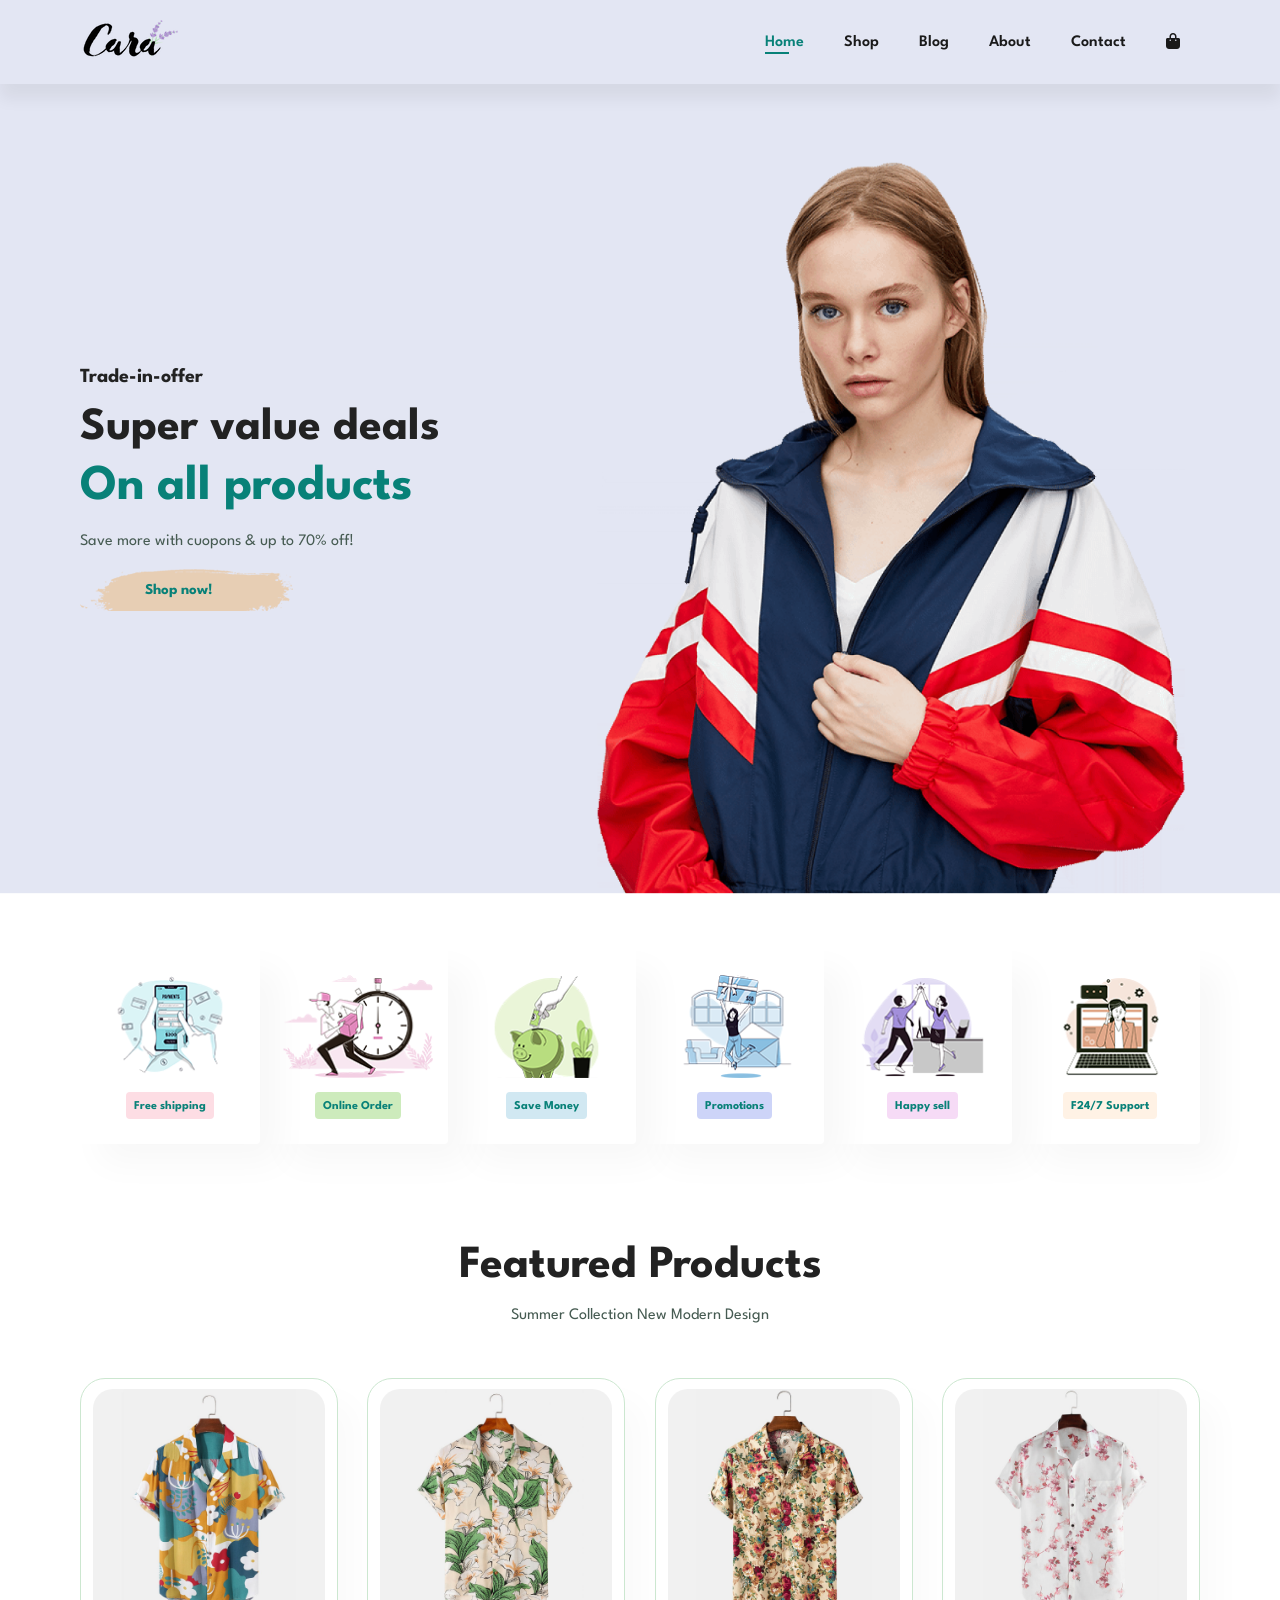
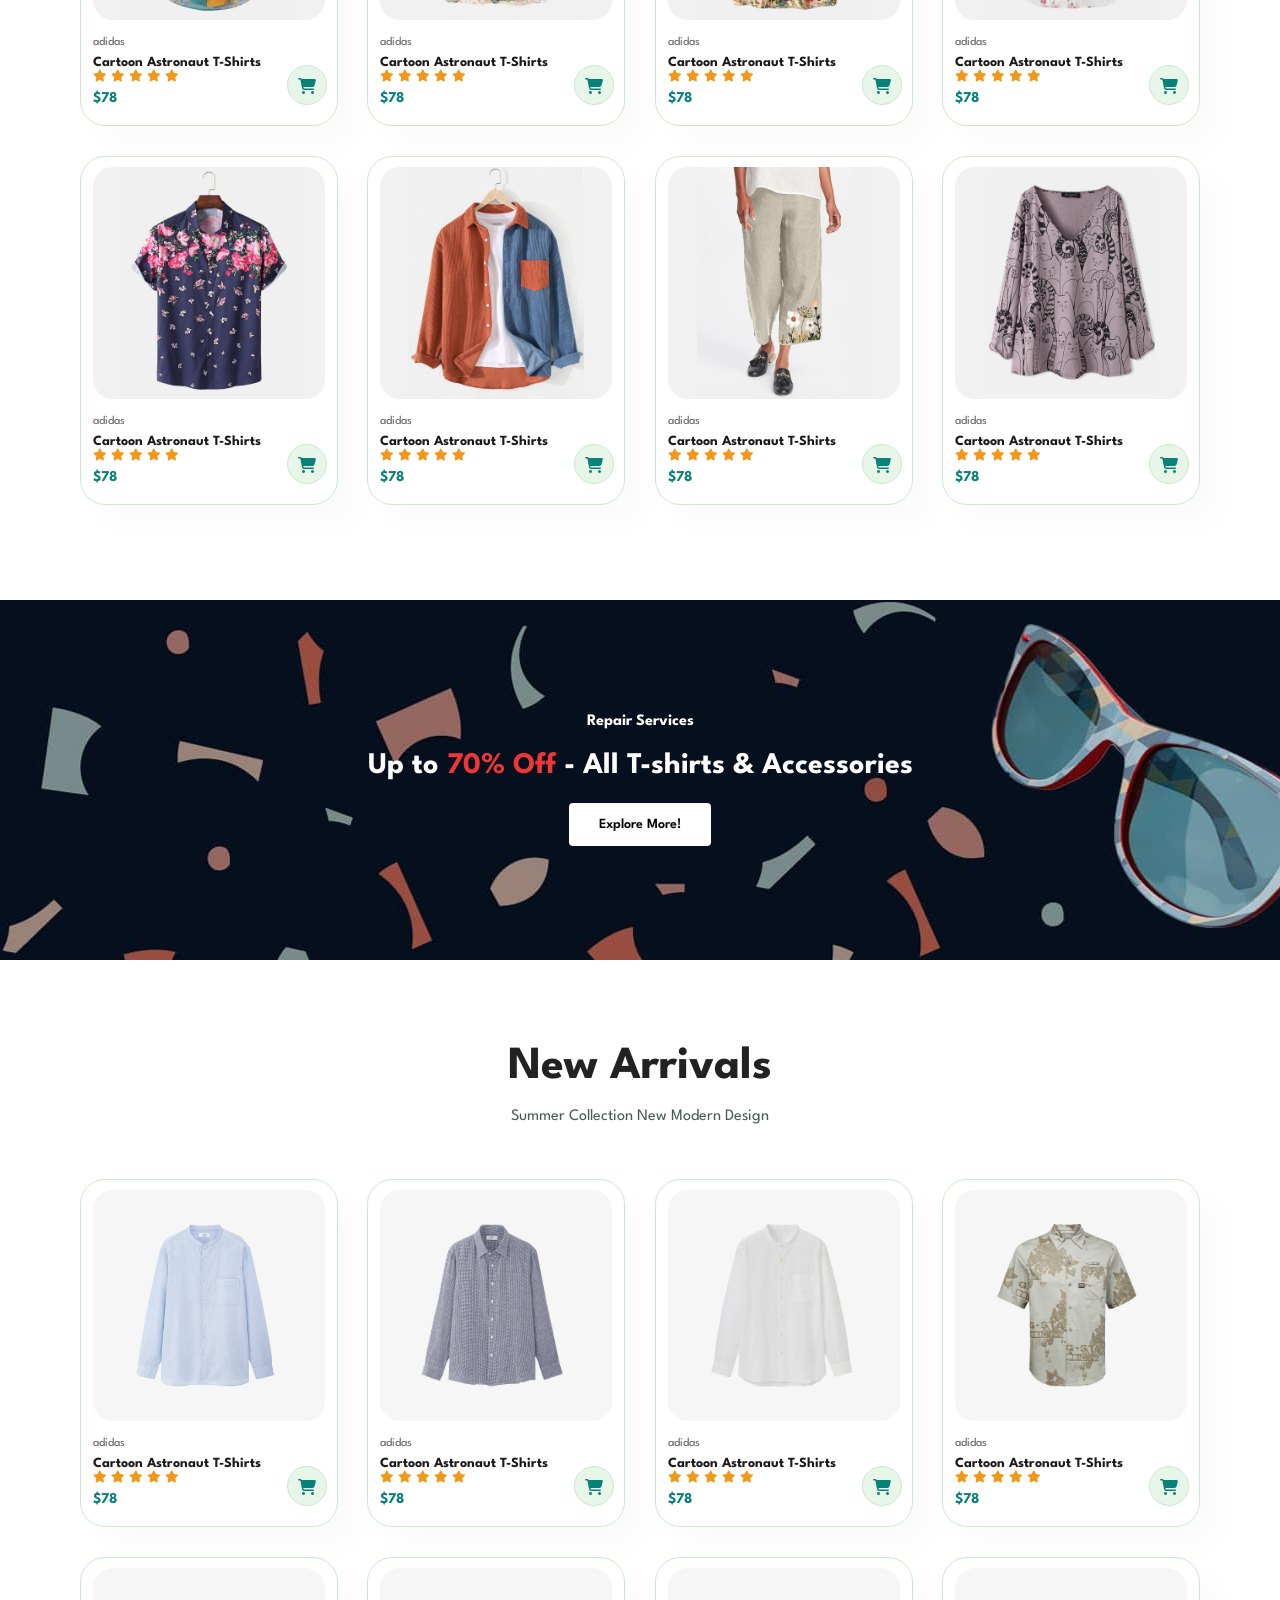
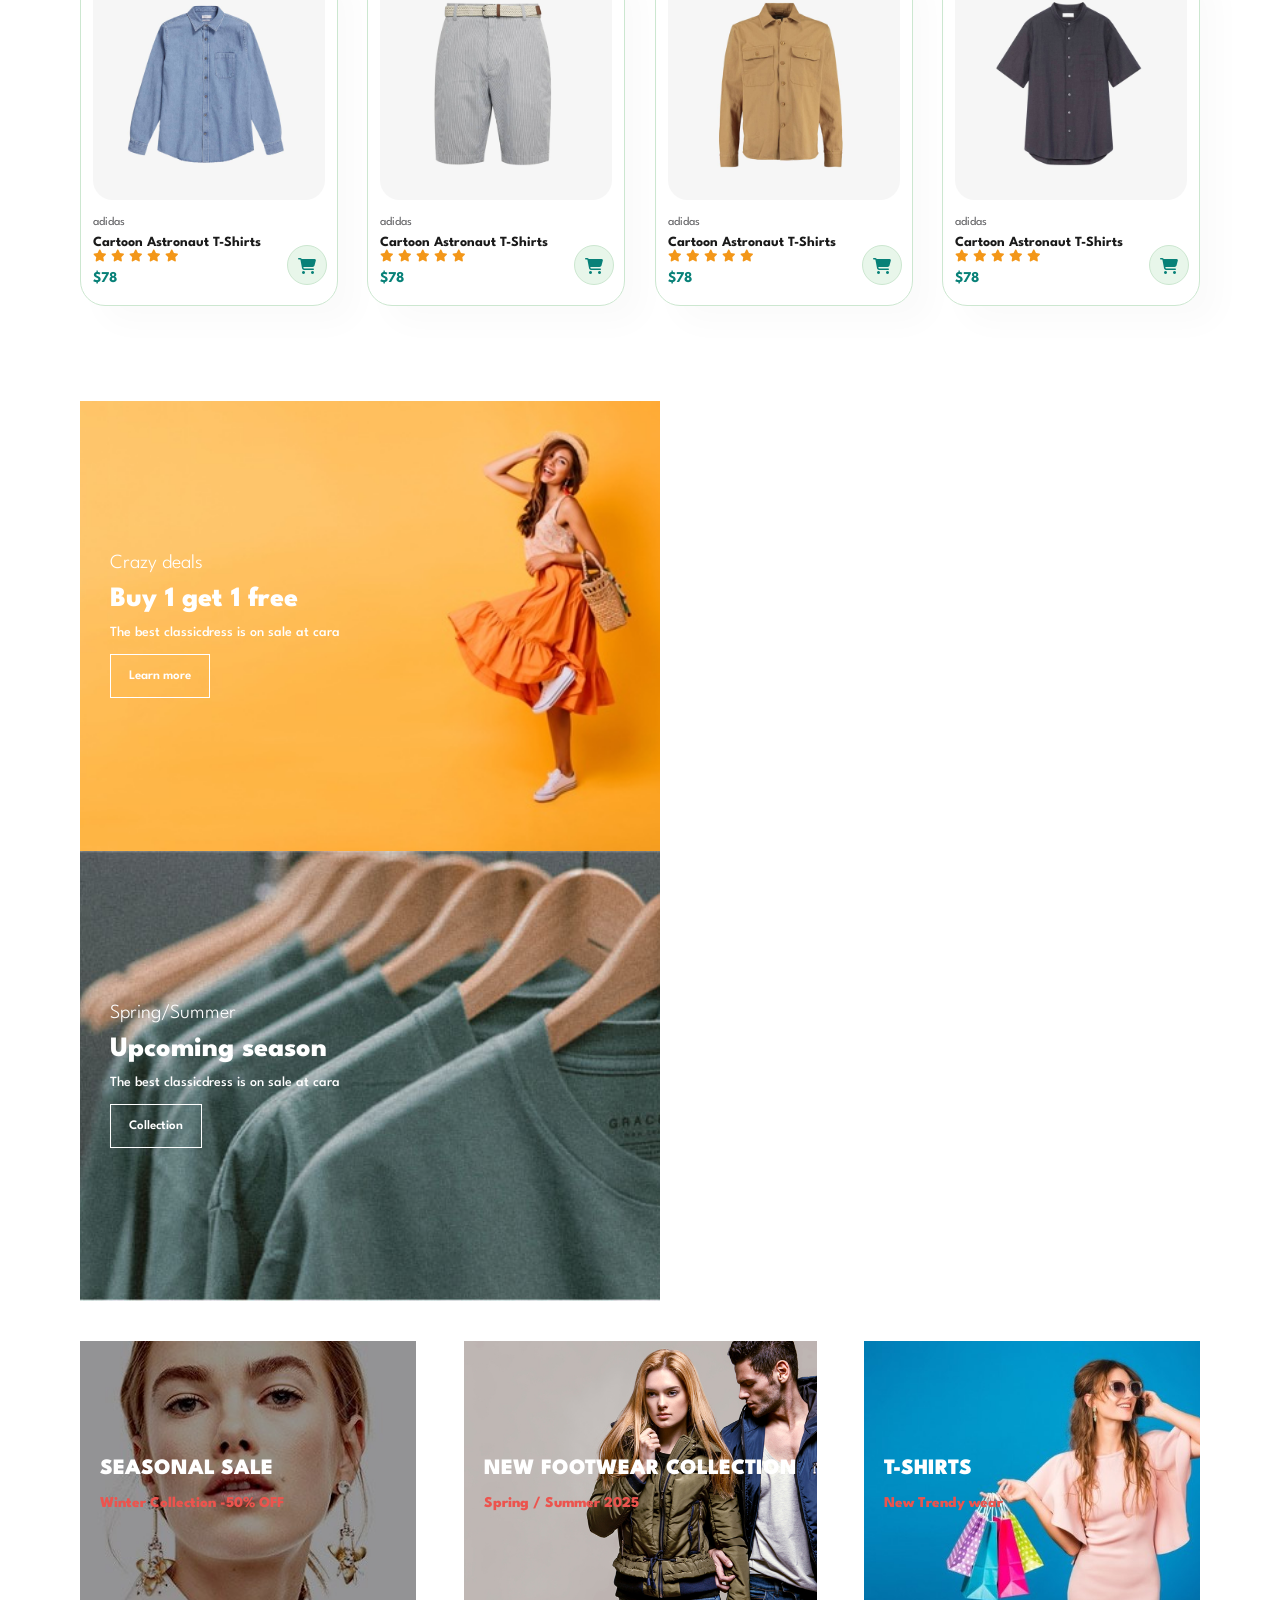
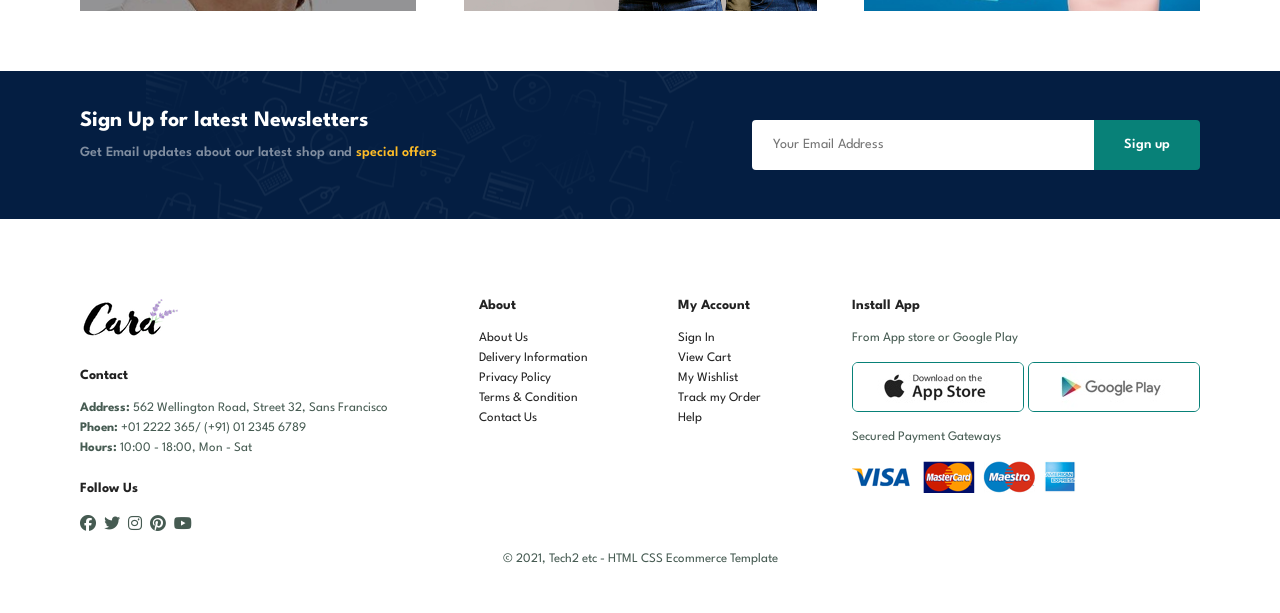
<file: index.html>
<!DOCTYPE html>
<html lang="en">
<head>
    <meta charset="UTF-8">
    <meta name="viewport" content="width=device-width, initial-scale=1.0">
    <link rel="stylesheet" href="style.css">
    <link href="https://cdnjs.cloudflare.com/ajax/libs/font-awesome/6.7.2/css/all.min.css" rel="stylesheet">
    <title>Ecommerce Website</title>
</head>
<body>
    <section id="header">
        <a href="#"><img src="img/logo.png" alt=""></a>

        <div>
            <ul id="navbar">
                <li><a class="active" href="index.html">Home</a></li>
                <li><a href="shop.html">Shop</a></li>
                <li><a href="blog.html">Blog</a></li>
                <li><a href="about.html">About</a></li>
                <li><a href="contact.html">Contact</a></li>
                <li id="lg-bag"><a href="cart.html"><i class="fa-solid fa-shopping-bag"></i></a></li>
                <a href="#" id="close"><i class="fas fa-times"></i></a>
            </ul>
        </div>

        <div id="mobile">
            <a href="cart.html"><i class="fa-solid fa-shopping-bag"></i></a>
            <i id="bar" class="fas fa-outdent"></i>
        </div>
    </section>

    <section id="hero">
        <h4>Trade-in-offer</h4>
        <h2>Super value deals</h2>
        <h1>On all products</h1>
        <p>Save more with cuopons & up to 70% off!</p>
        <button>Shop now!</button>
    </section>

    <section id="feature" class="section-p1">
        <div class="fe-box">
            <img src="img/features/f1.png" alt="">
            <h6>Free shipping</h6>
        </div>
        <div class="fe-box">
            <img src="img/features/f2.png" alt="">
            <h6>Online Order</h6>
        </div>
        <div class="fe-box">
            <img src="img/features/f3.png" alt="">
            <h6>Save Money</h6>
        </div>
        <div class="fe-box">
            <img src="img/features/f4.png" alt="">
            <h6>Promotions</h6>
        </div>
        <div class="fe-box">
            <img src="img/features/f5.png" alt="">
            <h6>Happy sell</h6>
        </div>
        <div class="fe-box">
            <img src="img/features/f6.png" alt="">
            <h6>F24/7 Support</h6>
        </div>
    </section>

    <section id="product1" class="section-p1">
        <h2>Featured Products</h2>
        <p>Summer Collection New Modern Design</p>
        <div class="pro-container">
            <div class="pro">
                <img src="img/products/f1.jpg" alt="">
                <div class="des">
                    <span>adidas</span>
                    <h5>Cartoon Astronaut T-Shirts</h5>
                    <div class="star">
                        <i class="fas fa-star"></i>
                        <i class="fas fa-star"></i>
                        <i class="fas fa-star"></i>
                        <i class="fas fa-star"></i>
                        <i class="fas fa-star"></i>
                    </div>
                    <h4>$78</h4>
                </div>
                <a href="#"><i class="fas fa-shopping-cart cart"></i></a>
            </div>
            <div class="pro">
                <img src="img/products/f2.jpg" alt="">
                <div class="des">
                    <span>adidas</span>
                    <h5>Cartoon Astronaut T-Shirts</h5>
                    <div class="star">
                        <i class="fas fa-star"></i>
                        <i class="fas fa-star"></i>
                        <i class="fas fa-star"></i>
                        <i class="fas fa-star"></i>
                        <i class="fas fa-star"></i>
                    </div>
                    <h4>$78</h4>
                </div>
                <a href="#"><i class="fas fa-shopping-cart cart"></i></a>
            </div>
            <div class="pro">
                <img src="img/products/f3.jpg" alt="">
                <div class="des">
                    <span>adidas</span>
                    <h5>Cartoon Astronaut T-Shirts</h5>
                    <div class="star">
                        <i class="fas fa-star"></i>
                        <i class="fas fa-star"></i>
                        <i class="fas fa-star"></i>
                        <i class="fas fa-star"></i>
                        <i class="fas fa-star"></i>
                    </div>
                    <h4>$78</h4>
                </div>
                <a href="#"><i class="fas fa-shopping-cart cart"></i></a>
            </div>
            <div class="pro">
                <img src="img/products/f4.jpg" alt="">
                <div class="des">
                    <span>adidas</span>
                    <h5>Cartoon Astronaut T-Shirts</h5>
                    <div class="star">
                        <i class="fas fa-star"></i>
                        <i class="fas fa-star"></i>
                        <i class="fas fa-star"></i>
                        <i class="fas fa-star"></i>
                        <i class="fas fa-star"></i>
                    </div>
                    <h4>$78</h4>
                </div>
                <a href="#"><i class="fas fa-shopping-cart cart"></i></a>
            </div>
            <div class="pro">
                <img src="img/products/f5.jpg" alt="">
                <div class="des">
                    <span>adidas</span>
                    <h5>Cartoon Astronaut T-Shirts</h5>
                    <div class="star">
                        <i class="fas fa-star"></i>
                        <i class="fas fa-star"></i>
                        <i class="fas fa-star"></i>
                        <i class="fas fa-star"></i>
                        <i class="fas fa-star"></i>
                    </div>
                    <h4>$78</h4>
                </div>
                <a href="#"><i class="fas fa-shopping-cart cart"></i></a>
            </div>
            <div class="pro">
                <img src="img/products/f6.jpg" alt="">
                <div class="des">
                    <span>adidas</span>
                    <h5>Cartoon Astronaut T-Shirts</h5>
                    <div class="star">
                        <i class="fas fa-star"></i>
                        <i class="fas fa-star"></i>
                        <i class="fas fa-star"></i>
                        <i class="fas fa-star"></i>
                        <i class="fas fa-star"></i>
                    </div>
                    <h4>$78</h4>
                </div>
                <a href="#"><i class="fas fa-shopping-cart cart"></i></a>
            </div>
            <div class="pro">
                <img src="img/products/f7.jpg" alt="">
                <div class="des">
                    <span>adidas</span>
                    <h5>Cartoon Astronaut T-Shirts</h5>
                    <div class="star">
                        <i class="fas fa-star"></i>
                        <i class="fas fa-star"></i>
                        <i class="fas fa-star"></i>
                        <i class="fas fa-star"></i>
                        <i class="fas fa-star"></i>
                    </div>
                    <h4>$78</h4>
                </div>
                <a href="#"><i class="fas fa-shopping-cart cart"></i></a>
            </div>
            <div class="pro">
                <img src="img/products/f8.jpg" alt="">
                <div class="des">
                    <span>adidas</span>
                    <h5>Cartoon Astronaut T-Shirts</h5>
                    <div class="star">
                        <i class="fas fa-star"></i>
                        <i class="fas fa-star"></i>
                        <i class="fas fa-star"></i>
                        <i class="fas fa-star"></i>
                        <i class="fas fa-star"></i>
                    </div>
                    <h4>$78</h4>
                </div>
                <a href="#"><i class="fas fa-shopping-cart cart"></i></a>
            </div>
        </div>
    </section>

    <section id="banner" class="section-m1">
        <h4>Repair Services</h4>
        <h2>Up to <span>70% Off</span> - All T-shirts & Accessories</h2>
        <button class="normal">Explore More!</button>
    </section>

    <section id="product1" class="section-p1">
        <h2>New Arrivals</h2>
        <p>Summer Collection New Modern Design</p>
        <div class="pro-container">
            <div class="pro">
                <img src="img/products/n1.jpg" alt="">
                <div class="des">
                    <span>adidas</span>
                    <h5>Cartoon Astronaut T-Shirts</h5>
                    <div class="star">
                        <i class="fas fa-star"></i>
                        <i class="fas fa-star"></i>
                        <i class="fas fa-star"></i>
                        <i class="fas fa-star"></i>
                        <i class="fas fa-star"></i>
                    </div>
                    <h4>$78</h4>
                </div>
                <a href="#"><i class="fas fa-shopping-cart cart"></i></a>
            </div>
            <div class="pro">
                <img src="img/products/n2.jpg" alt="">
                <div class="des">
                    <span>adidas</span>
                    <h5>Cartoon Astronaut T-Shirts</h5>
                    <div class="star">
                        <i class="fas fa-star"></i>
                        <i class="fas fa-star"></i>
                        <i class="fas fa-star"></i>
                        <i class="fas fa-star"></i>
                        <i class="fas fa-star"></i>
                    </div>
                    <h4>$78</h4>
                </div>
                <a href="#"><i class="fas fa-shopping-cart cart"></i></a>
            </div>
            <div class="pro">
                <img src="img/products/n3.jpg" alt="">
                <div class="des">
                    <span>adidas</span>
                    <h5>Cartoon Astronaut T-Shirts</h5>
                    <div class="star">
                        <i class="fas fa-star"></i>
                        <i class="fas fa-star"></i>
                        <i class="fas fa-star"></i>
                        <i class="fas fa-star"></i>
                        <i class="fas fa-star"></i>
                    </div>
                    <h4>$78</h4>
                </div>
                <a href="#"><i class="fas fa-shopping-cart cart"></i></a>
            </div>
            <div class="pro">
                <img src="img/products/n4.jpg" alt="">
                <div class="des">
                    <span>adidas</span>
                    <h5>Cartoon Astronaut T-Shirts</h5>
                    <div class="star">
                        <i class="fas fa-star"></i>
                        <i class="fas fa-star"></i>
                        <i class="fas fa-star"></i>
                        <i class="fas fa-star"></i>
                        <i class="fas fa-star"></i>
                    </div>
                    <h4>$78</h4>
                </div>
                <a href="#"><i class="fas fa-shopping-cart cart"></i></a>
            </div>
            <div class="pro">
                <img src="img/products/n5.jpg" alt="">
                <div class="des">
                    <span>adidas</span>
                    <h5>Cartoon Astronaut T-Shirts</h5>
                    <div class="star">
                        <i class="fas fa-star"></i>
                        <i class="fas fa-star"></i>
                        <i class="fas fa-star"></i>
                        <i class="fas fa-star"></i>
                        <i class="fas fa-star"></i>
                    </div>
                    <h4>$78</h4>
                </div>
                <a href="#"><i class="fas fa-shopping-cart cart"></i></a>
            </div>
            <div class="pro">
                <img src="img/products/n6.jpg" alt="">
                <div class="des">
                    <span>adidas</span>
                    <h5>Cartoon Astronaut T-Shirts</h5>
                    <div class="star">
                        <i class="fas fa-star"></i>
                        <i class="fas fa-star"></i>
                        <i class="fas fa-star"></i>
                        <i class="fas fa-star"></i>
                        <i class="fas fa-star"></i>
                    </div>
                    <h4>$78</h4>
                </div>
                <a href="#"><i class="fas fa-shopping-cart cart"></i></a>
            </div>
            <div class="pro">
                <img src="img/products/n7.jpg" alt="">
                <div class="des">
                    <span>adidas</span>
                    <h5>Cartoon Astronaut T-Shirts</h5>
                    <div class="star">
                        <i class="fas fa-star"></i>
                        <i class="fas fa-star"></i>
                        <i class="fas fa-star"></i>
                        <i class="fas fa-star"></i>
                        <i class="fas fa-star"></i>
                    </div>
                    <h4>$78</h4>
                </div>
                <a href="#"><i class="fas fa-shopping-cart cart"></i></a>
            </div>
            <div class="pro">
                <img src="img/products/n8.jpg" alt="">
                <div class="des">
                    <span>adidas</span>
                    <h5>Cartoon Astronaut T-Shirts</h5>
                    <div class="star">
                        <i class="fas fa-star"></i>
                        <i class="fas fa-star"></i>
                        <i class="fas fa-star"></i>
                        <i class="fas fa-star"></i>
                        <i class="fas fa-star"></i>
                    </div>
                    <h4>$78</h4>
                </div>
                <a href="#"><i class="fas fa-shopping-cart cart"></i></a>
            </div>
        </div>
    </section>

    <section id="sm-banner" class="section-p1">
        <div class="banner-box">
            <h4>Crazy deals</h4>
            <h2>Buy 1 get 1 free</h2>
            <span>The best classicdress is on sale at cara</span>
            <button class="white">Learn more</button>
        </div>
        <div class="banner-box banner-box2">
            <h4>Spring/Summer</h4>
            <h2>Upcoming season</h2>
            <span>The best classicdress is on sale at cara</span>
            <button class="white">Collection</button>
        </div>
    </section>

    <section id="banner3">
        <div class="banner-box">
            <h2>SEASONAL SALE</h2>
            <h3>Winter Collection -50% OFF</h3>
        </div>
        <div class="banner-box banner-box2">
            <h2>NEW FOOTWEAR COLLECTION</h2>
            <h3>Spring / Summer 2025</h3>
        </div>
        <div class="banner-box banner-box3">
            <h2>T-SHIRTS</h2>
            <h3>New Trendy wear</h3>
        </div>
    </section>

    <section id="newsletter" class="section-p1 section-m1">
        <div class="newstext">
            <h4>Sign Up for latest Newsletters</h4>
            <p>Get Email updates about our latest shop and <span>special offers</span></p>
        </div>
        <div class="form">
            <input type="text" placeholder="Your Email Address">
            <button class="normal">Sign up</button>
        </div>
    </section>

    <footer class="section-p1">
        <div class="col">
            <img class="logo" src="img/logo.png" alt="">
            <h4>Contact</h4>
            <p><strong>Address: </strong> 562 Wellington Road, Street 32, Sans Francisco</p>
            <p><strong>Phoen: </strong> +01 2222 365/ (+91) 01 2345 6789</p>
            <p><strong>Hours: </strong> 10:00 - 18:00, Mon - Sat</p>
            <div class="follow">
                <h4>Follow Us</h4>
                <div class="icon">
                    <i class="fab fa-facebook"></i>
                    <i class="fab fa-twitter"></i>
                    <i class="fab fa-instagram"></i>
                    <i class="fab fa-pinterest"></i>
                    <i class="fab fa-youtube"></i>
                </div>
            </div>
        </div>

        <div class="col">
            <h4>About</h4>
            <a href="#">About Us</a>
            <a href="#">Delivery Information</a>
            <a href="#">Privacy Policy</a>
            <a href="#">Terms & Condition</a>
            <a href="#">Contact Us</a>
        </div>

        <div class="col">
            <h4>My Account</h4>
            <a href="#">Sign In</a>
            <a href="#">View Cart</a>
            <a href="#">My Wishlist</a>
            <a href="#">Track my Order</a>
            <a href="#">Help</a>
        </div>

        <div class="col install">
            <h4>Install App</h4>
            <p>From App store or Google Play</p>
            <div class="row">
                <img src="img/pay/app.jpg" alt="">
                <img src="img/pay/play.jpg" alt="">
            </div>
            <p>Secured Payment Gateways</p>
            <img src="img/pay/pay.png" alt="">
        </div>

        <div class="copyright">
            <p>&copy; 2021, Tech2 etc - HTML CSS Ecommerce Template</p>
        </div>
    </footer>

    <script src="app.js"></script>
</body>
</html>
</file>
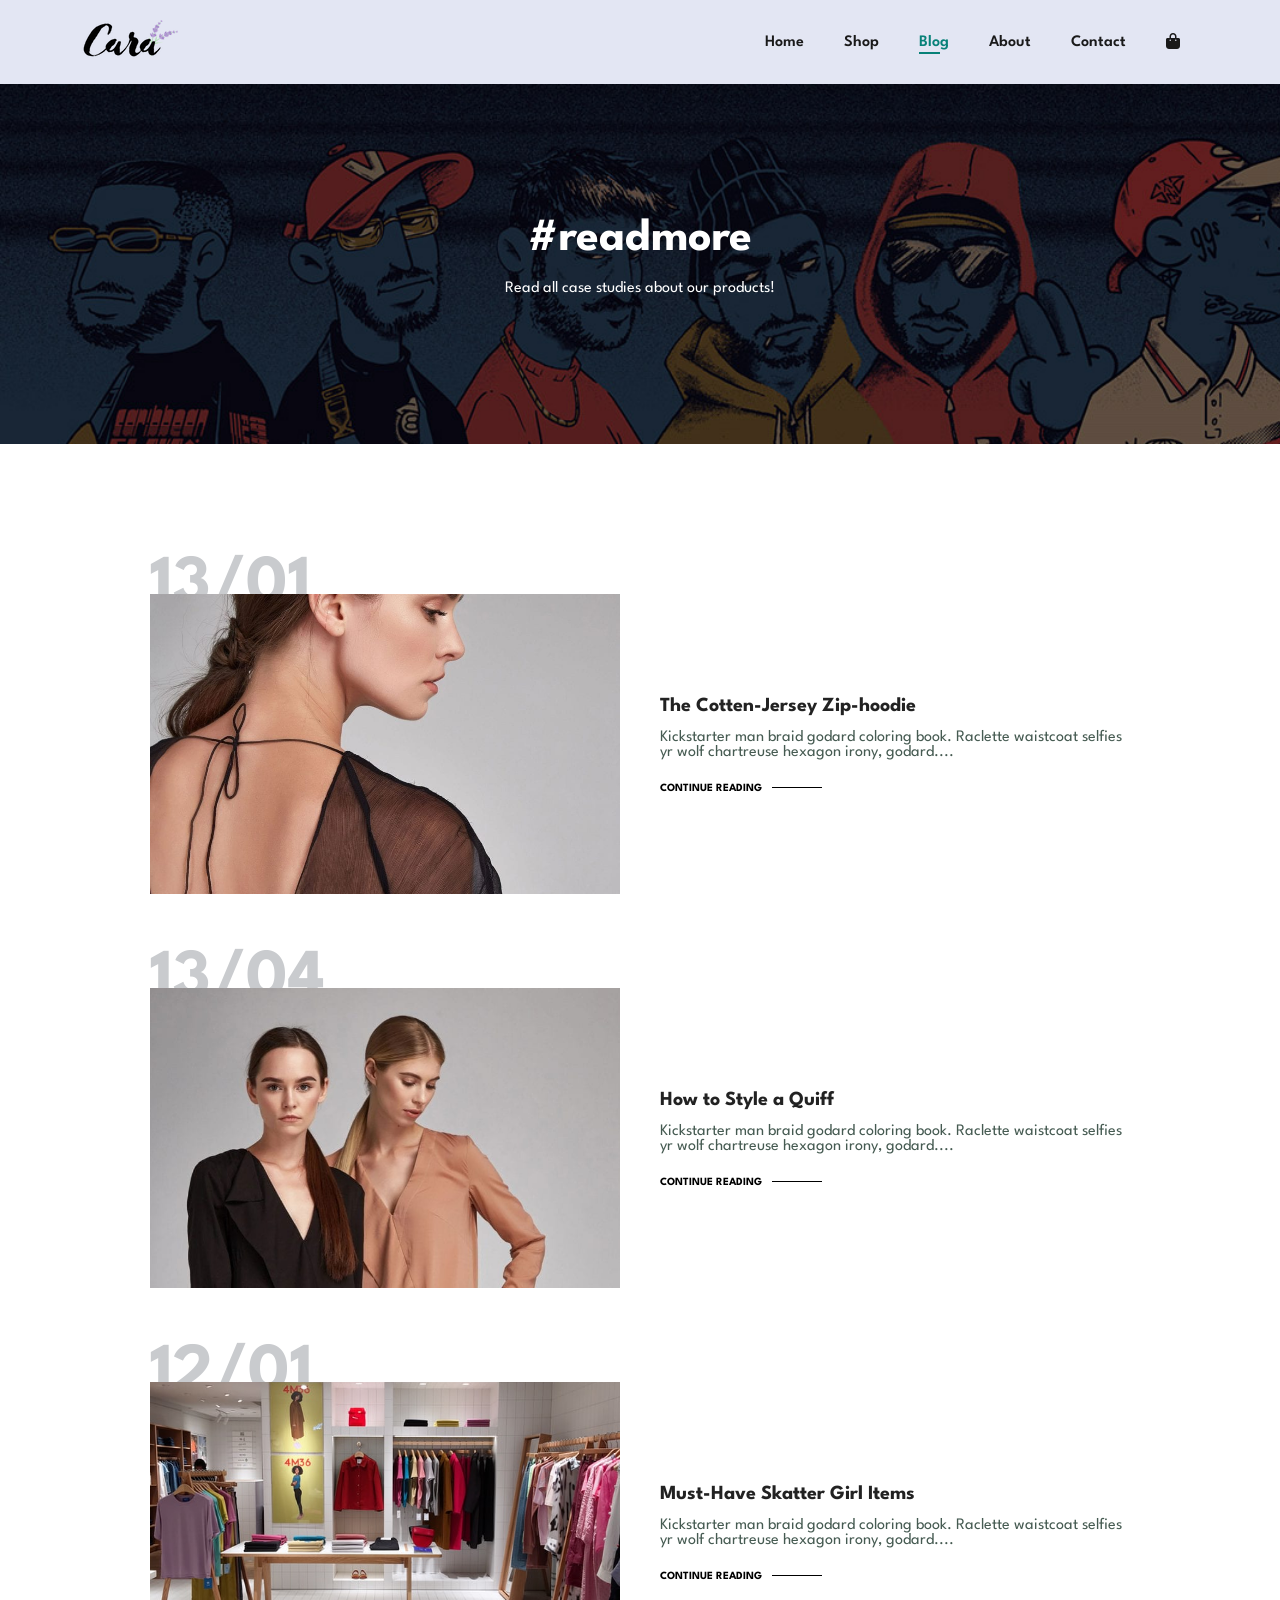
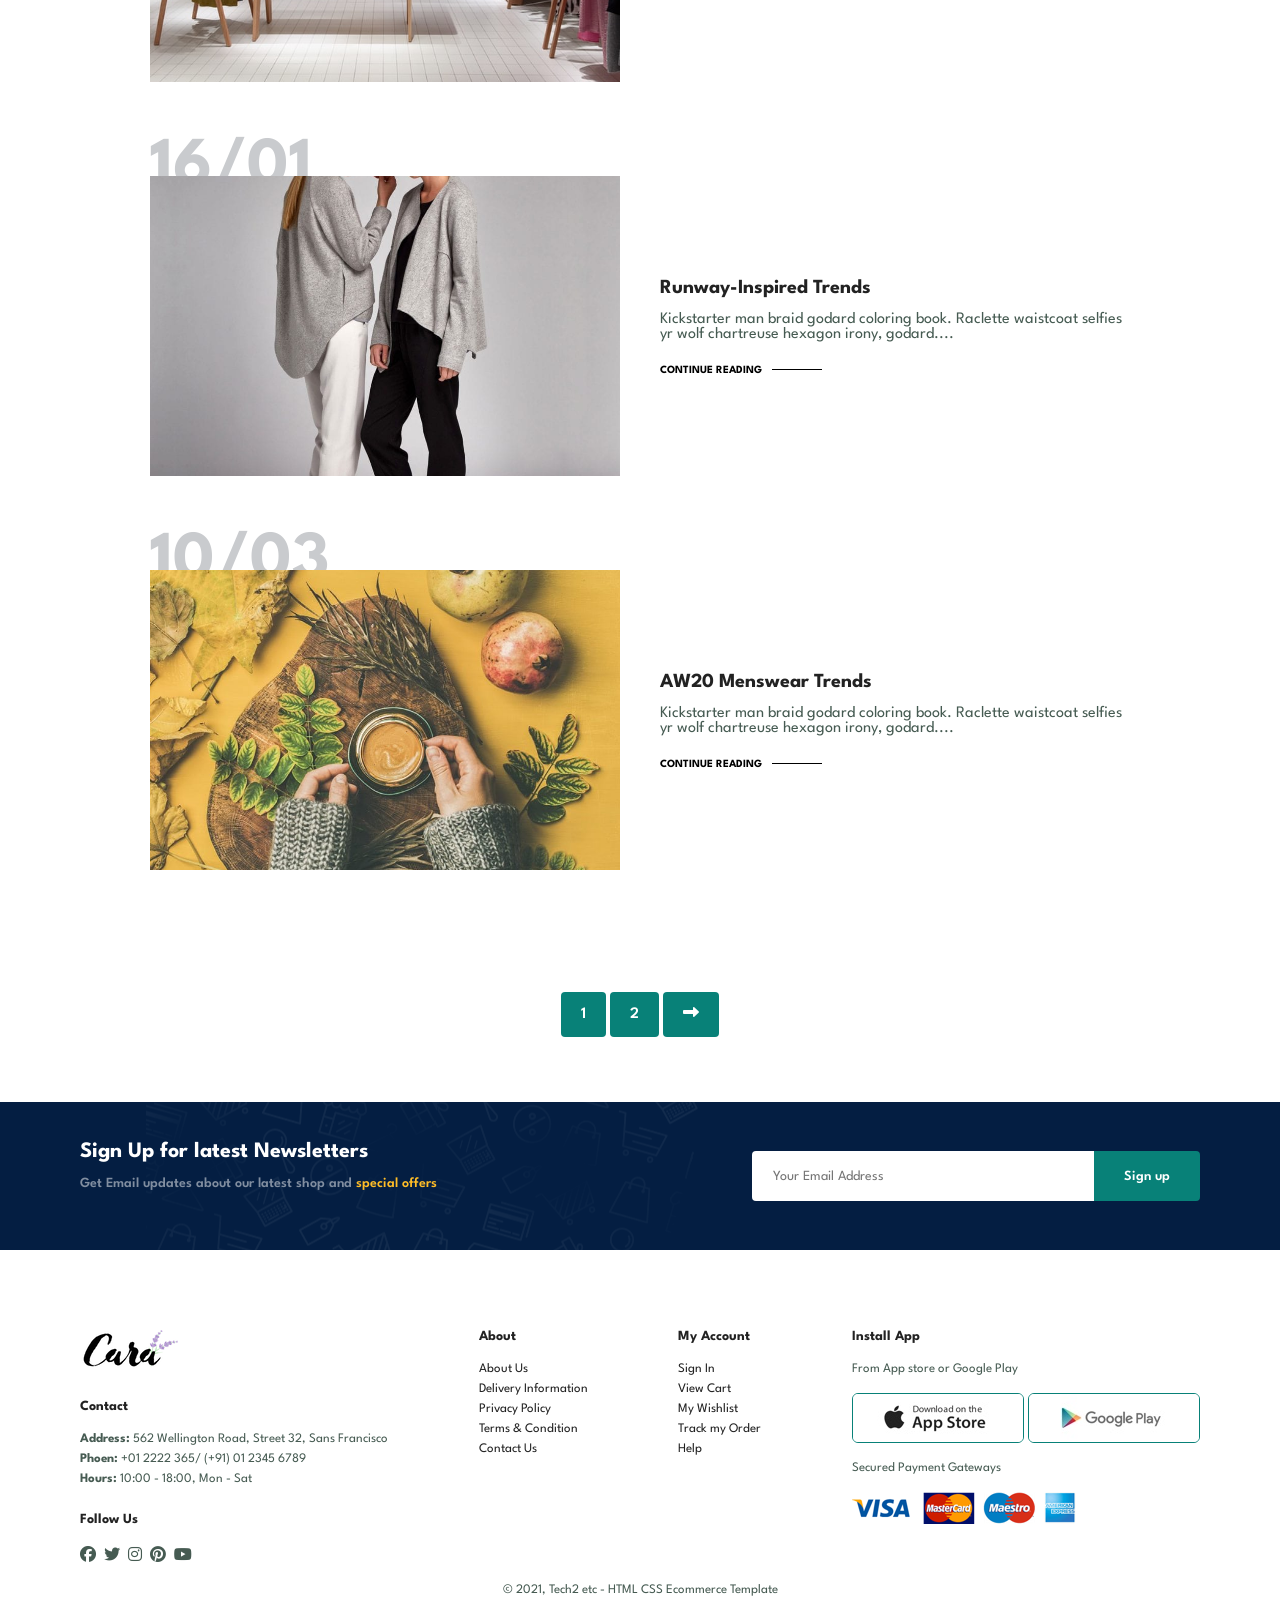
<file: blog.html>
<!DOCTYPE html>
<html lang="en">
<head>
    <meta charset="UTF-8">
    <meta name="viewport" content="width=device-width, initial-scale=1.0">
    <link rel="stylesheet" href="style.css">
    <link href="https://cdnjs.cloudflare.com/ajax/libs/font-awesome/6.7.2/css/all.min.css" rel="stylesheet">
    <title>Blog</title>
</head>
<body>
    <section id="header">
        <a href="#"><img src="img/logo.png" alt=""></a>

        <div>
            <ul id="navbar">
                <li><a href="index.html">Home</a></li>
                <li><a href="shop.html">Shop</a></li>
                <li><a class="active" href="blog.html">Blog</a></li>
                <li><a href="about.html">About</a></li>
                <li><a href="contact.html">Contact</a></li>
                <li id="lg-bag"><a href="cart.html"><i class="fa-solid fa-shopping-bag"></i></a></li>
                <a href="#" id="close"><i class="fas fa-times"></i></a>
            </ul>
        </div>

        <div id="mobile">
            <a href="cart.html"><i class="fa-solid fa-shopping-bag"></i></a>
            <i id="bar" class="fas fa-outdent"></i>
        </div>
    </section>

    <section id="page-header" class="blog-header">
        <h2>#readmore</h2>
        <p>Read all case studies about our products!</p>
    </section>

    <section id="blog">
        <div class="blog-box">
            <div class="blog-img">
                <img src="img/blog/b1.jpg">
            </div>
            <div class="blog-details">
                <h4>The Cotten-Jersey Zip-hoodie</h4>
                <p>Kickstarter man braid godard coloring book. Raclette waistcoat selfies yr wolf chartreuse hexagon irony, godard....</p>
                <a href="#">CONTINUE READING    </a>
            </div>
            <h1>13/01</h1>
        </div>
        <div class="blog-box">
            <div class="blog-img">
                <img src="img/blog/b2.jpg">
            </div>
            <div class="blog-details">
                <h4>How to Style a Quiff</h4>
                <p>Kickstarter man braid godard coloring book. Raclette waistcoat selfies yr wolf chartreuse hexagon irony, godard....</p>
                <a href="#">CONTINUE READING    </a>
            </div>
            <h1>13/04</h1>
        </div>
        <div class="blog-box">
            <div class="blog-img">
                <img src="img/blog/b3.jpg">
            </div>
            <div class="blog-details">
                <h4>Must-Have Skatter Girl Items</h4>
                <p>Kickstarter man braid godard coloring book. Raclette waistcoat selfies yr wolf chartreuse hexagon irony, godard....</p>
                <a href="#">CONTINUE READING    </a>
            </div>
            <h1>12/01</h1>
        </div>
        <div class="blog-box">
            <div class="blog-img">
                <img src="img/blog/b4.jpg">
            </div>
            <div class="blog-details">
                <h4>Runway-Inspired Trends</h4>
                <p>Kickstarter man braid godard coloring book. Raclette waistcoat selfies yr wolf chartreuse hexagon irony, godard....</p>
                <a href="#">CONTINUE READING    </a>
            </div>
            <h1>16/01</h1>
        </div>
        <div class="blog-box">
            <div class="blog-img">
                <img src="img/blog/b6.jpg">
            </div>
            <div class="blog-details">
                <h4>AW20 Menswear Trends</h4>
                <p>Kickstarter man braid godard coloring book. Raclette waistcoat selfies yr wolf chartreuse hexagon irony, godard....</p>
                <a href="#">CONTINUE READING    </a>
            </div>
            <h1>10/03</h1>
        </div>
    </section>

    <section id="pagination" class="section-p1">
        <a href="#">1</a>
        <a href="#">2</a>
        <a href="#"><i class="fas fa-long-arrow-alt-right"></i></a>
    </section>

    <section id="newsletter" class="section-p1 section-m1">
        <div class="newstext">
            <h4>Sign Up for latest Newsletters</h4>
            <p>Get Email updates about our latest shop and <span>special offers</span></p>
        </div>
        <div class="form">
            <input type="text" placeholder="Your Email Address">
            <button class="normal">Sign up</button>
        </div>
    </section>

    <footer class="section-p1">
        <div class="col">
            <img class="logo" src="img/logo.png" alt="">
            <h4>Contact</h4>
            <p><strong>Address: </strong> 562 Wellington Road, Street 32, Sans Francisco</p>
            <p><strong>Phoen: </strong> +01 2222 365/ (+91) 01 2345 6789</p>
            <p><strong>Hours: </strong> 10:00 - 18:00, Mon - Sat</p>
            <div class="follow">
                <h4>Follow Us</h4>
                <div class="icon">
                    <i class="fab fa-facebook"></i>
                    <i class="fab fa-twitter"></i>
                    <i class="fab fa-instagram"></i>
                    <i class="fab fa-pinterest"></i>
                    <i class="fab fa-youtube"></i>
                </div>
            </div>
        </div>

        <div class="col">
            <h4>About</h4>
            <a href="#">About Us</a>
            <a href="#">Delivery Information</a>
            <a href="#">Privacy Policy</a>
            <a href="#">Terms & Condition</a>
            <a href="#">Contact Us</a>
        </div>

        <div class="col">
            <h4>My Account</h4>
            <a href="#">Sign In</a>
            <a href="#">View Cart</a>
            <a href="#">My Wishlist</a>
            <a href="#">Track my Order</a>
            <a href="#">Help</a>
        </div>

        <div class="col install">
            <h4>Install App</h4>
            <p>From App store or Google Play</p>
            <div class="row">
                <img src="img/pay/app.jpg" alt="">
                <img src="img/pay/play.jpg" alt="">
            </div>
            <p>Secured Payment Gateways</p>
            <img src="img/pay/pay.png" alt="">
        </div>

        <div class="copyright">
            <p>&copy; 2021, Tech2 etc - HTML CSS Ecommerce Template</p>
        </div>
    </footer>

    <script src="app.js"></script>
</body>
</html>
</file>
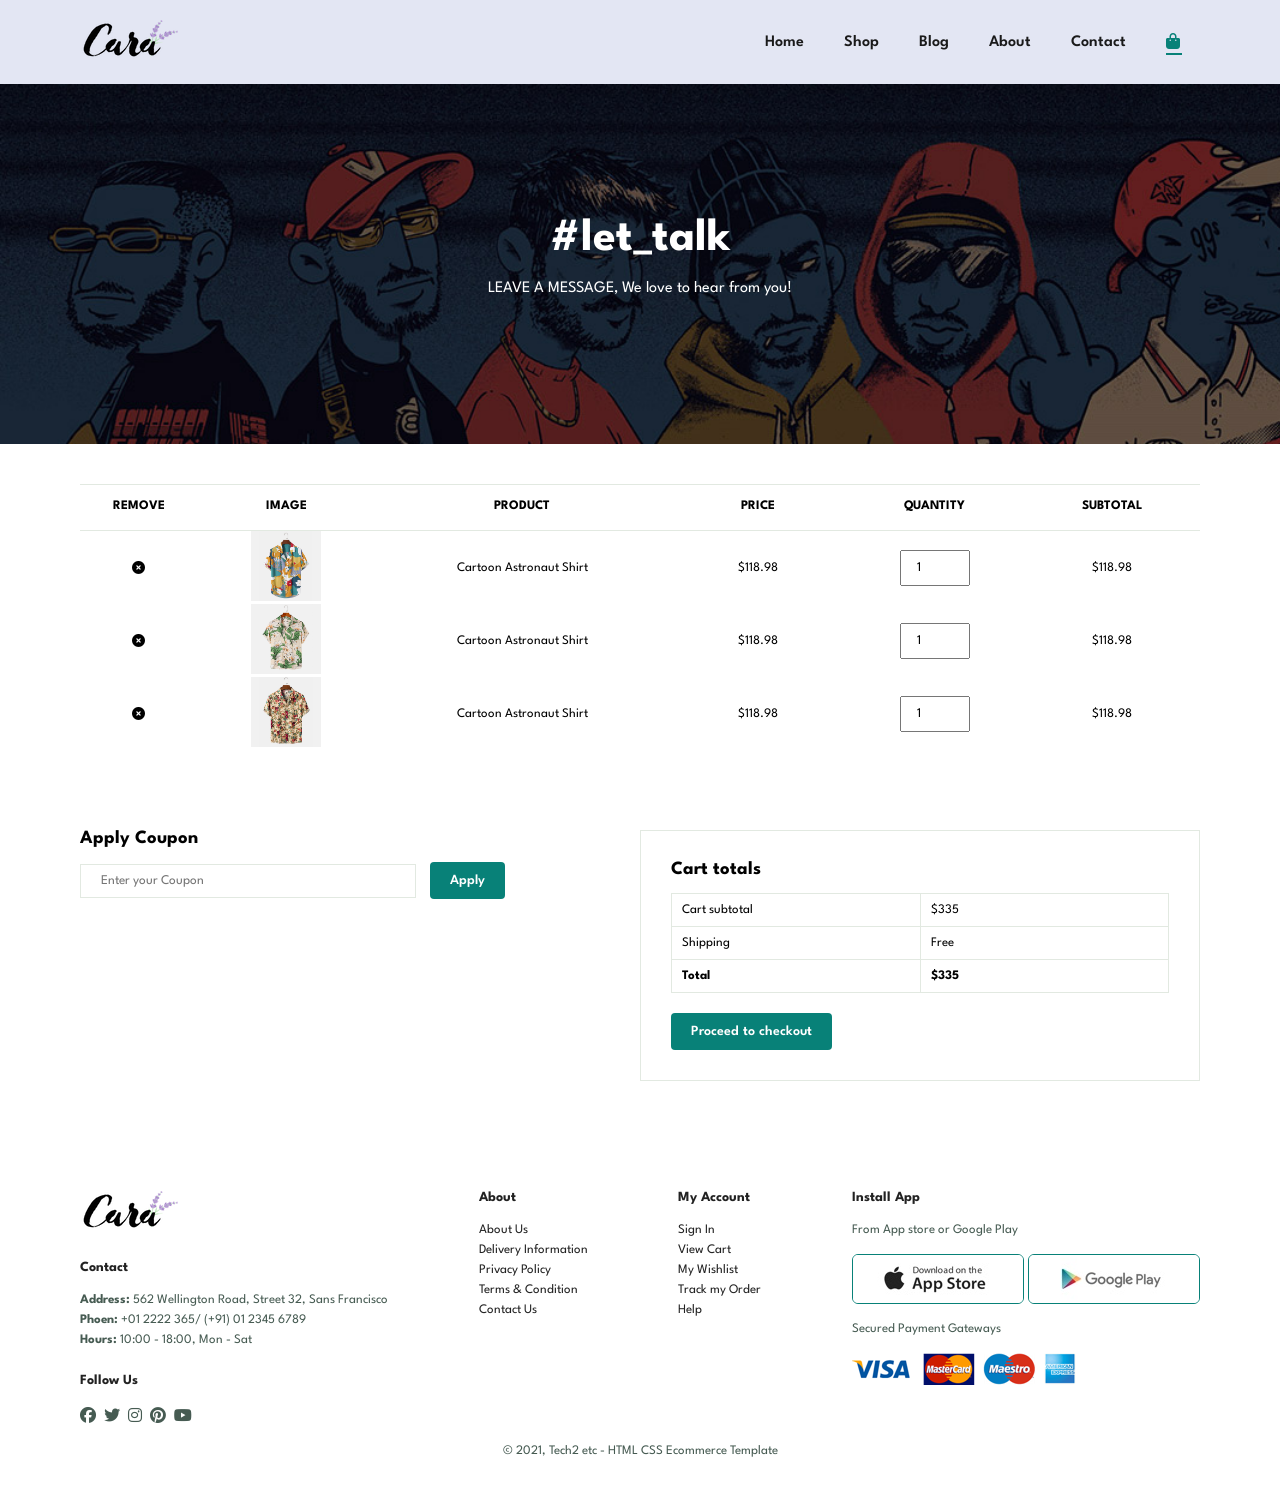
<file: cart.html>
<!DOCTYPE html>
<html lang="en">
<head>
    <meta charset="UTF-8">
    <meta name="viewport" content="width=device-width, initial-scale=1.0">
    <link rel="stylesheet" href="style.css">
    <link href="https://cdnjs.cloudflare.com/ajax/libs/font-awesome/6.7.2/css/all.min.css" rel="stylesheet">
    <title>Contact</title>
</head>
<body>
    <section id="header">
        <a href="#"><img src="img/logo.png" alt=""></a>

        <div>
            <ul id="navbar">
                <li><a href="index.html">Home</a></li>
                <li><a href="shop.html">Shop</a></li>
                <li><a href="blog.html">Blog</a></li>
                <li><a href="about.html">About</a></li>
                <li><a href="contact.html">Contact</a></li>
                <li id="lg-bag"><a class="active" href="cart.html"><i class="fa-solid fa-shopping-bag"></i></a></li>
                <a href="#" id="close"><i class="fas fa-times"></i></a>
            </ul>
        </div>

        <div id="mobile">
            <a href="cart.html"><i class="fa-solid fa-shopping-bag"></i></a>
            <i id="bar" class="fas fa-outdent"></i>
        </div>
    </section>

    <section id="page-header" class="about-header">
        <h2>#let_talk</h2>
        <p>LEAVE A MESSAGE, We love to hear from you!</p>
    </section>

    <section id="cart" class="section-p1">
	<table width="100%">
	    <thead>
		<tr>
		    <td>Remove</td>
		    <td>Image</td>
		    <td>Product</td>
		    <td>Price</td>
		    <td>Quantity</td>
		    <td>Subtotal</td>
		</tr>
	    </thead>
	    <tbody>
		<tr>
		    <td><i class="fas fa-times-circle"></i><a href="#"></a></td>
		    <td><img src="img/products/f1.jpg" alt=""></td>
		    <td>Cartoon Astronaut Shirt</td>
		    <td>$118.98</td>
		    <td><input type="number" value="1"></td>
		    <td>$118.98</td>
		</tr>
		<tr>
		    <td><i class="fas fa-times-circle"></i><a href="#"></a></td>
		    <td><img src="img/products/f2.jpg" alt=""></td>
		    <td>Cartoon Astronaut Shirt</td>
		    <td>$118.98</td>
		    <td><input type="number" value="1"></td>
		    <td>$118.98</td>
		</tr>
		<tr>
		    <td><i class="fas fa-times-circle"></i><a href="#"></a></td>
		    <td><img src="img/products/f3.jpg" alt=""></td>
		    <td>Cartoon Astronaut Shirt</td>
		    <td>$118.98</td>
		    <td><input type="number" value="1"></td>
		    <td>$118.98</td>
		</tr>
	    </tbody>
	</table>
    </section>

    <section id="cart-add" class="section-p1">
	<div id="coupon">
	    <h3>Apply Coupon</h3>
	    <div>
		<input type="text" placeholder="Enter your Coupon">
		<button class="normal">Apply</button>
	    </div>
	</div>
	<div id="subtotal">
	    <h3>Cart totals</h3>
	    <table>
		<tr>
		    <td>Cart subtotal</td>
		    <td>$335</td>
		</tr>
		<tr>
		    <td>Shipping</td>
		    <td>Free</td>
		</tr>
		<tr>
		    <td><strong>Total</strong></td>
		    <td><strong>$335</strong></td>
		</tr>
	    </table>
	    <button class="normal">Proceed to checkout</button>
	</div>
    </section>

    <footer class="section-p1">
        <div class="col">
            <img class="logo" src="img/logo.png" alt="">
            <h4>Contact</h4>
            <p><strong>Address: </strong> 562 Wellington Road, Street 32, Sans Francisco</p>
            <p><strong>Phoen: </strong> +01 2222 365/ (+91) 01 2345 6789</p>
            <p><strong>Hours: </strong> 10:00 - 18:00, Mon - Sat</p>
            <div class="follow">
                <h4>Follow Us</h4>
                <div class="icon">
                    <i class="fab fa-facebook"></i>
                    <i class="fab fa-twitter"></i>
                    <i class="fab fa-instagram"></i>
                    <i class="fab fa-pinterest"></i>
                    <i class="fab fa-youtube"></i>
                </div>
            </div>
        </div>

        <div class="col">
            <h4>About</h4>
            <a href="#">About Us</a>
            <a href="#">Delivery Information</a>
            <a href="#">Privacy Policy</a>
            <a href="#">Terms & Condition</a>
            <a href="#">Contact Us</a>
        </div>

        <div class="col">
            <h4>My Account</h4>
            <a href="#">Sign In</a>
            <a href="#">View Cart</a>
            <a href="#">My Wishlist</a>
            <a href="#">Track my Order</a>
            <a href="#">Help</a>
        </div>

        <div class="col install">
            <h4>Install App</h4>
            <p>From App store or Google Play</p>
            <div class="row">
                <img src="img/pay/app.jpg" alt="">
                <img src="img/pay/play.jpg" alt="">
            </div>
            <p>Secured Payment Gateways</p>
            <img src="img/pay/pay.png" alt="">
        </div>

        <div class="copyright">
            <p>&copy; 2021, Tech2 etc - HTML CSS Ecommerce Template</p>
        </div>
    </footer>

    <script src="app.js"></script>
</body>
</html>
</file>
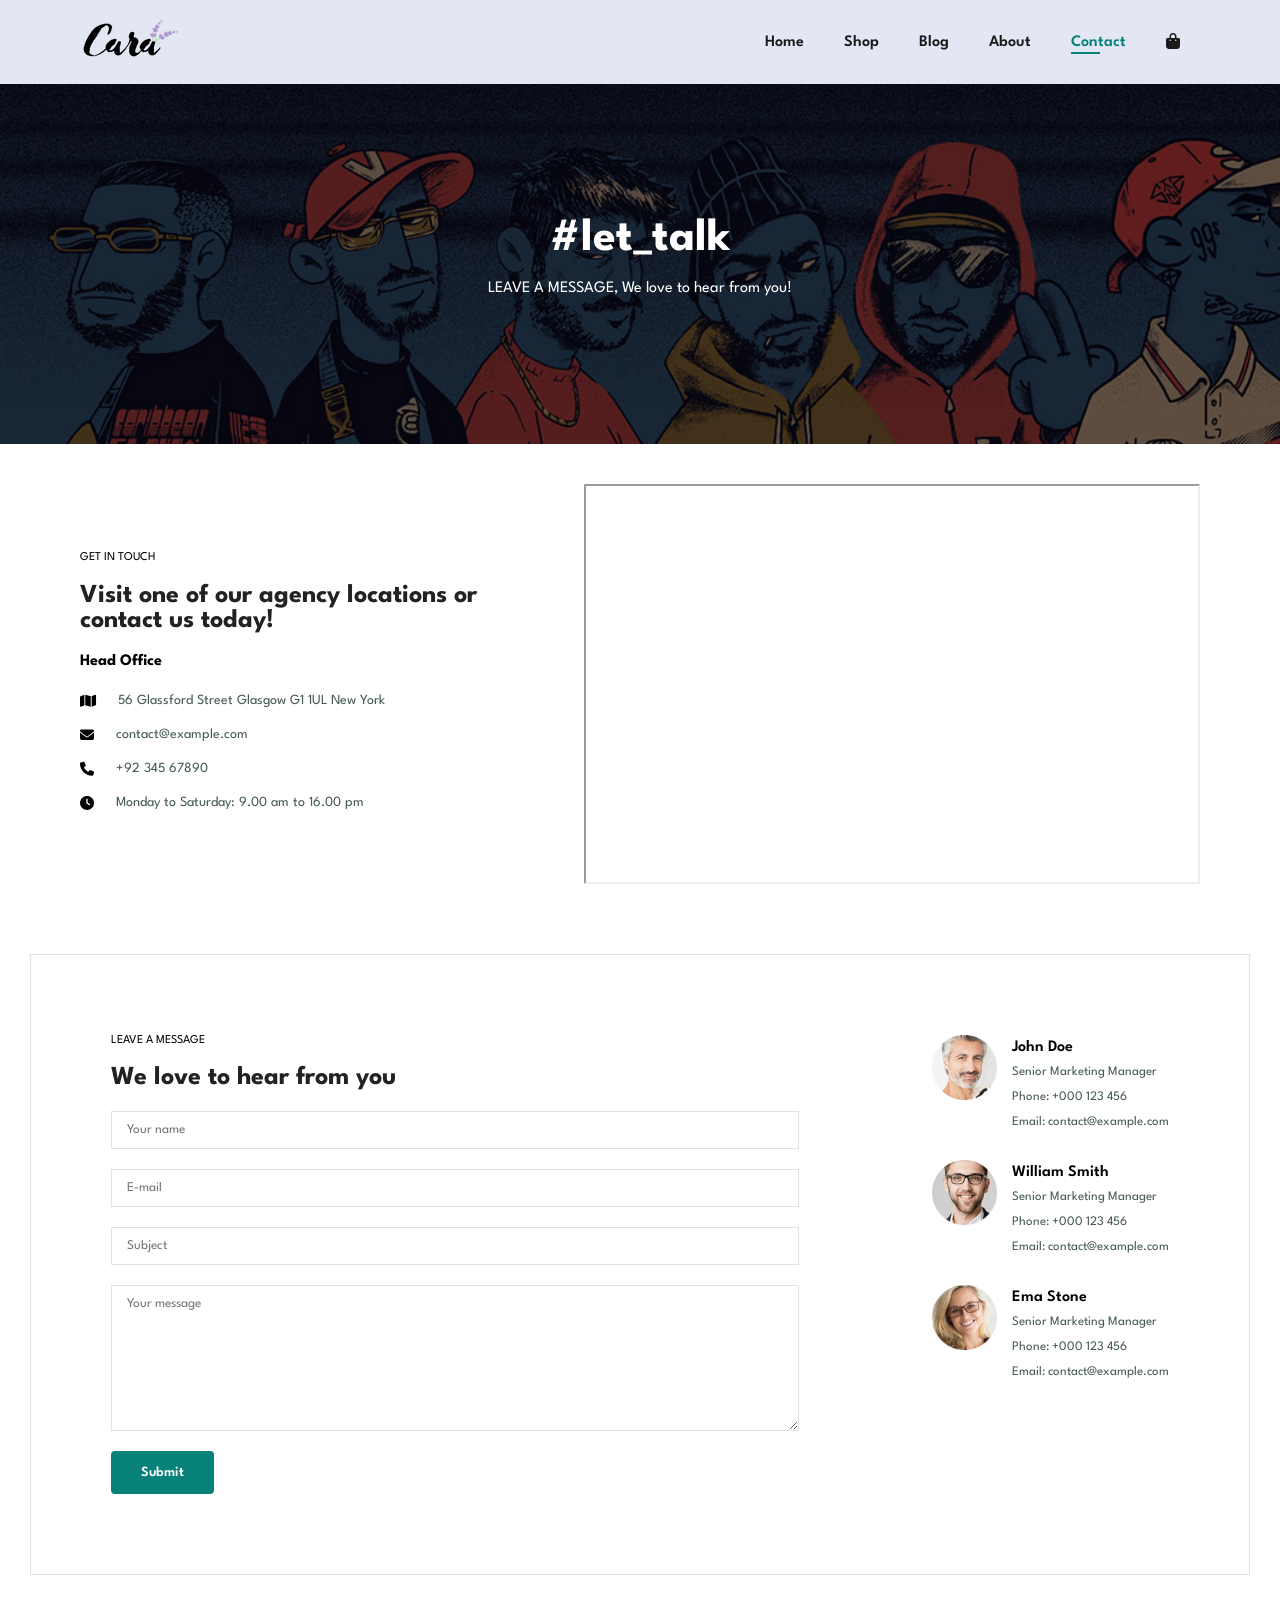
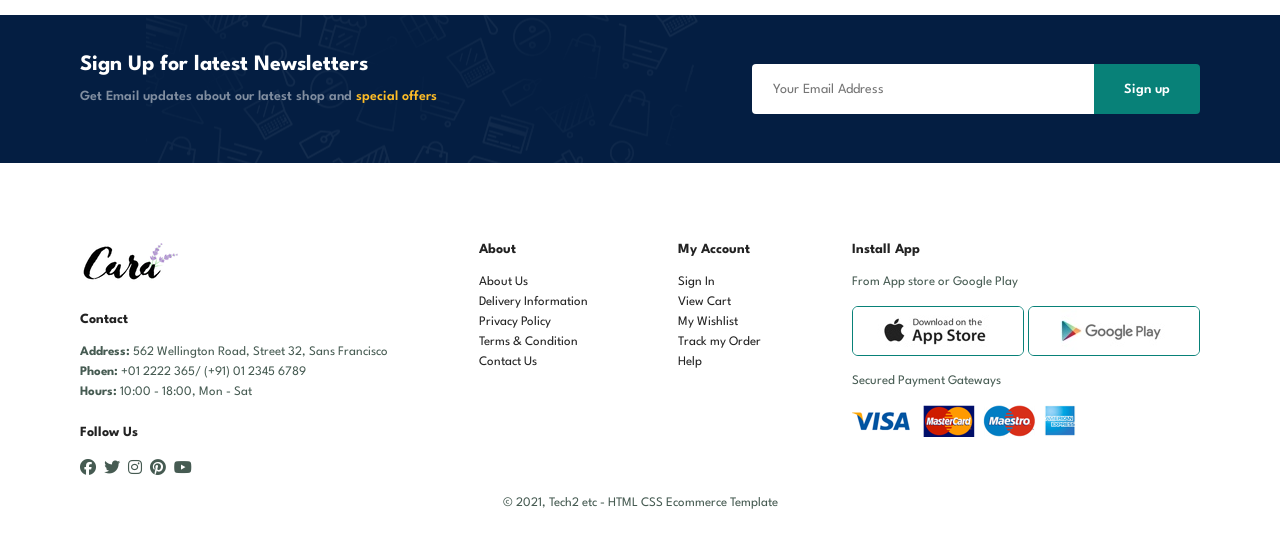
<file: contact.html>
<!DOCTYPE html>
<html lang="en">
<head>
    <meta charset="UTF-8">
    <meta name="viewport" content="width=device-width, initial-scale=1.0">
    <link rel="stylesheet" href="style.css">
    <link href="https://cdnjs.cloudflare.com/ajax/libs/font-awesome/6.7.2/css/all.min.css" rel="stylesheet">
    <title>Contact</title>
</head>
<body>
    <section id="header">
        <a href="#"><img src="img/logo.png" alt=""></a>

        <div>
            <ul id="navbar">
                <li><a href="index.html">Home</a></li>
                <li><a href="shop.html">Shop</a></li>
                <li><a href="blog.html">Blog</a></li>
                <li><a href="about.html">About</a></li>
                <li><a class="active" href="contact.html">Contact</a></li>
                <li id="lg-bag"><a href="cart.html"><i class="fa-solid fa-shopping-bag"></i></a></li>
                <a href="#" id="close"><i class="fas fa-times"></i></a>
            </ul>
        </div>

        <div id="mobile">
            <a href="cart.html"><i class="fa-solid fa-shopping-bag"></i></a>
            <i id="bar" class="fas fa-outdent"></i>
        </div>
    </section>

    <section id="page-header" class="about-header">
        <h2>#let_talk</h2>
        <p>LEAVE A MESSAGE, We love to hear from you!</p>
    </section>

    <section id="contact-details" class="section-p1">
        <div class="details">
            <span>GET IN TOUCH</span>
            <h2>Visit one of our agency locations or contact us today!</h2>
            <h3>Head Office</h3>
            <div>
                <li>
                    <i class="fas fa-map"></i>
                    <p>56 Glassford Street Glasgow G1 1UL New York</p>
                </li>
                <li>
                    <i class="fas fa-envelope"></i>
                    <p>contact@example.com</p>
                </li>
                <li>
                    <i class="fas fa-phone"></i>
                    <p>+92 345 67890</p>
                </li>
                <li>
                    <i class="fas fa-clock"></i>
                    <p>Monday to Saturday: 9.00 am to 16.00 pm</p>
                </li>
            </div>
        </div>

        <div class="map">
            <iframe src="https://maps.app.goo.gl/r3TzQytNuP2BNmLp8"></iframe>
        </div>
    </section>

    <section id="form-details">
        <form>
            <span>LEAVE A MESSAGE</span>
            <h2>We love to hear from you</h2>
            <input type='text' placeholder="Your name">
            <input type='text' placeholder="E-mail">
            <input type='text' placeholder="Subject">
            <textarea name="" id="" cols="30" rows="10" placeholder="Your message"></textarea>
            <button class="normal">Submit</button>
        </form>

        <div class="people">
            <div>
                <img src="img/people/1.png">
                <p><span>John Doe</span> Senior Marketing Manager <br> Phone: +000 123 456 <br> Email: contact@example.com</p>
            </div>
            <div>
                <img src="img/people/2.png">
                <p><span>William Smith</span> Senior Marketing Manager <br> Phone: +000 123 456 <br> Email: contact@example.com</p>
            </div>
            <div>
                <img src="img/people/3.png">
                <p><span>Ema Stone</span> Senior Marketing Manager <br> Phone: +000 123 456 <br> Email: contact@example.com</p>
            </div>
        </div>
    </section>

    <section id="newsletter" class="section-p1 section-m1">
        <div class="newstext">
            <h4>Sign Up for latest Newsletters</h4>
            <p>Get Email updates about our latest shop and <span>special offers</span></p>
        </div>
        <div class="form">
            <input type="text" placeholder="Your Email Address">
            <button class="normal">Sign up</button>
        </div>
    </section>

    <footer class="section-p1">
        <div class="col">
            <img class="logo" src="img/logo.png" alt="">
            <h4>Contact</h4>
            <p><strong>Address: </strong> 562 Wellington Road, Street 32, Sans Francisco</p>
            <p><strong>Phoen: </strong> +01 2222 365/ (+91) 01 2345 6789</p>
            <p><strong>Hours: </strong> 10:00 - 18:00, Mon - Sat</p>
            <div class="follow">
                <h4>Follow Us</h4>
                <div class="icon">
                    <i class="fab fa-facebook"></i>
                    <i class="fab fa-twitter"></i>
                    <i class="fab fa-instagram"></i>
                    <i class="fab fa-pinterest"></i>
                    <i class="fab fa-youtube"></i>
                </div>
            </div>
        </div>

        <div class="col">
            <h4>About</h4>
            <a href="#">About Us</a>
            <a href="#">Delivery Information</a>
            <a href="#">Privacy Policy</a>
            <a href="#">Terms & Condition</a>
            <a href="#">Contact Us</a>
        </div>

        <div class="col">
            <h4>My Account</h4>
            <a href="#">Sign In</a>
            <a href="#">View Cart</a>
            <a href="#">My Wishlist</a>
            <a href="#">Track my Order</a>
            <a href="#">Help</a>
        </div>

        <div class="col install">
            <h4>Install App</h4>
            <p>From App store or Google Play</p>
            <div class="row">
                <img src="img/pay/app.jpg" alt="">
                <img src="img/pay/play.jpg" alt="">
            </div>
            <p>Secured Payment Gateways</p>
            <img src="img/pay/pay.png" alt="">
        </div>

        <div class="copyright">
            <p>&copy; 2021, Tech2 etc - HTML CSS Ecommerce Template</p>
        </div>
    </footer>

    <script src="app.js"></script>
</body>
</html>
</file>
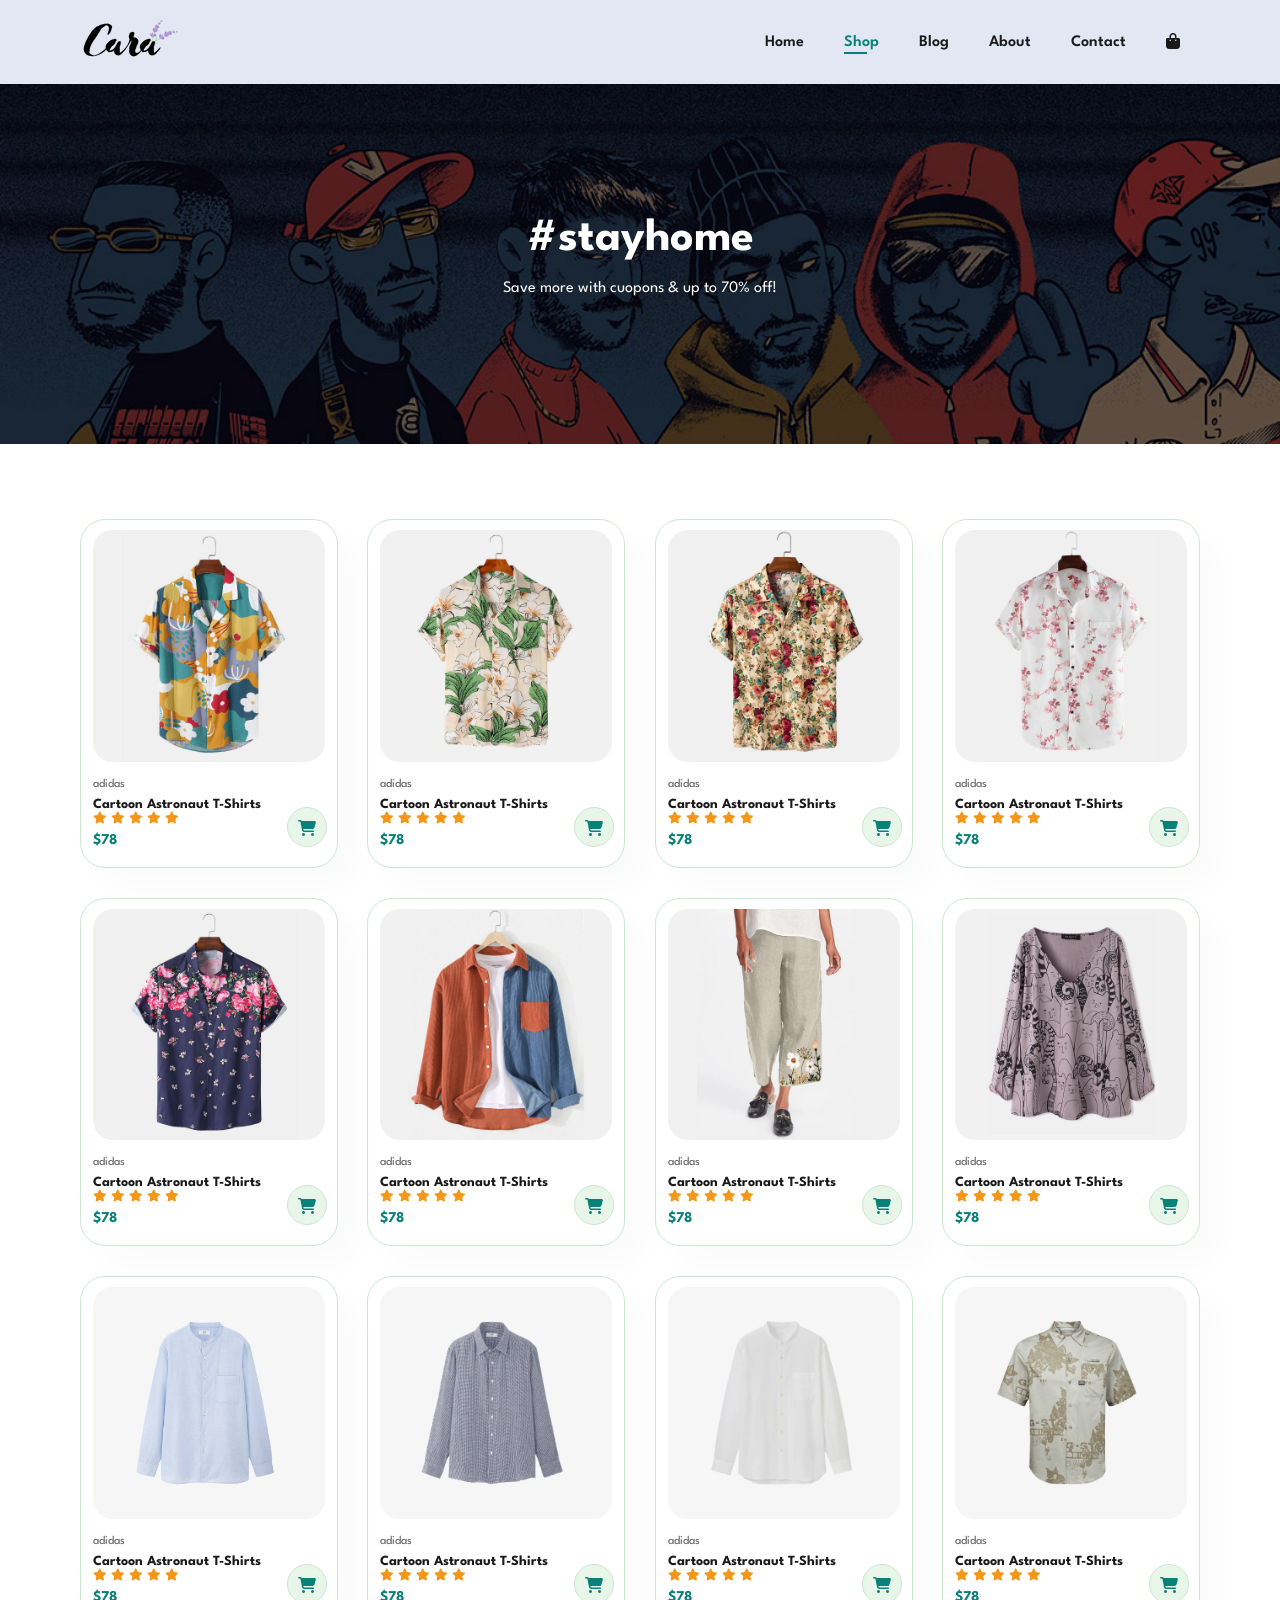
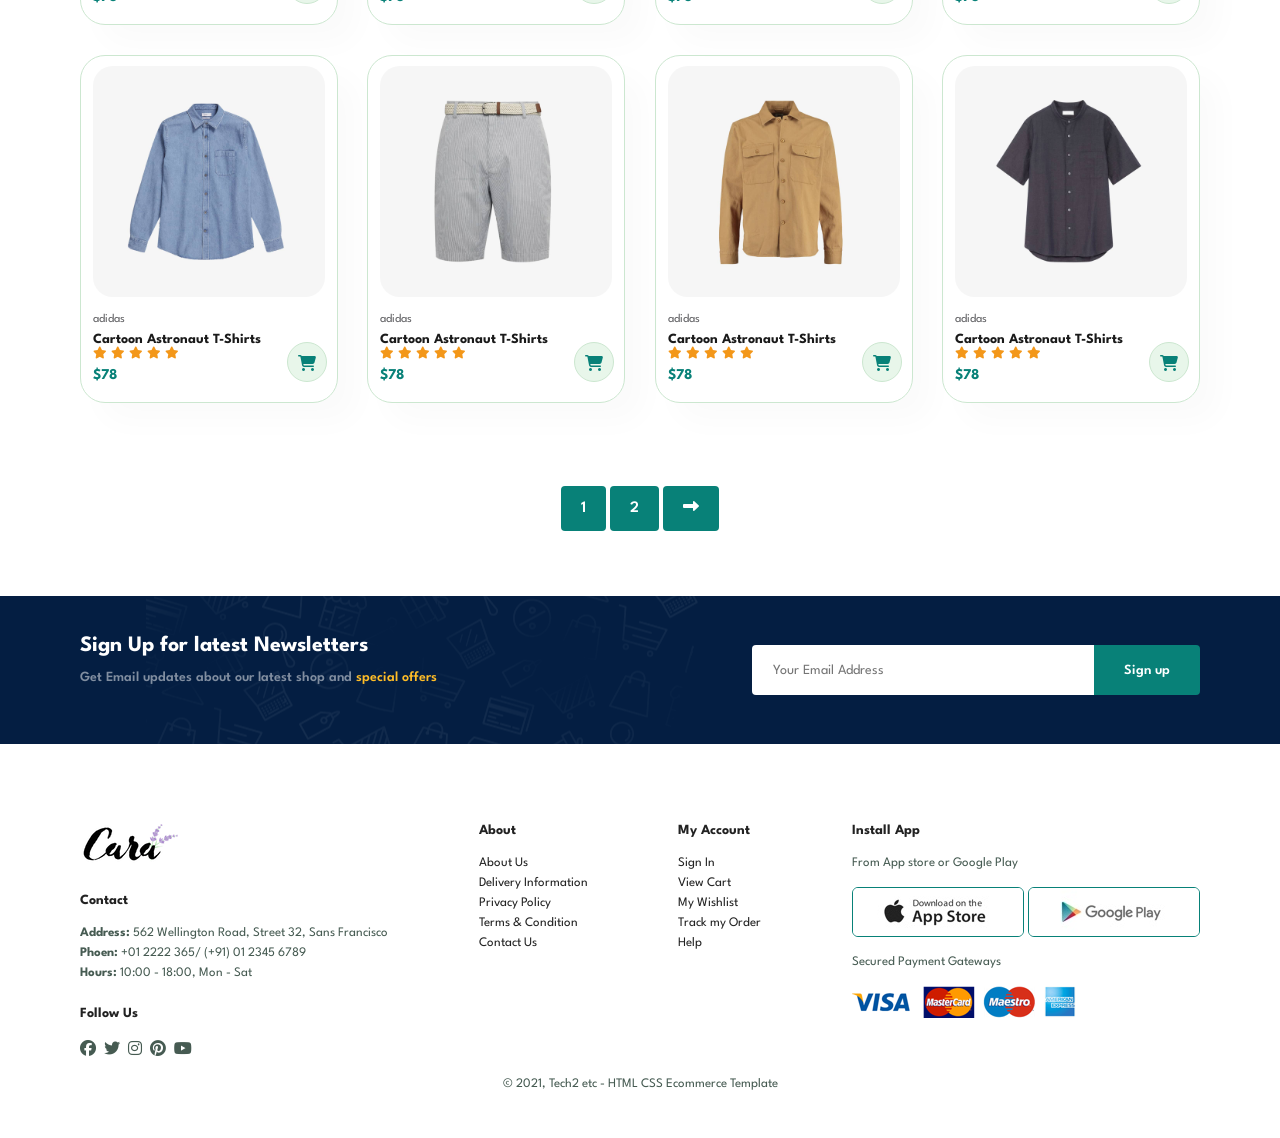
<file: shop.html>
<!DOCTYPE html>
<html lang="en">
<head>
    <meta charset="UTF-8">
    <meta name="viewport" content="width=device-width, initial-scale=1.0">
    <link rel="stylesheet" href="style.css">
    <link href="https://cdnjs.cloudflare.com/ajax/libs/font-awesome/6.7.2/css/all.min.css" rel="stylesheet">
    <title>Shop</title>
</head>
<body>
    <section id="header">
        <a href="#"><img src="img/logo.png" alt=""></a>

        <div>
            <ul id="navbar">
                <li><a href="index.html">Home</a></li>
                <li><a class="active" href="shop.html">Shop</a></li>
                <li><a href="blog.html">Blog</a></li>
                <li><a href="about.html">About</a></li>
                <li><a href="contact.html">Contact</a></li>
                <li id="lg-bag"><a href="cart.html"><i class="fa-solid fa-shopping-bag"></i></a></li>
                <a href="#" id="close"><i class="fas fa-times"></i></a>
            </ul>
        </div>

        <div id="mobile">
            <a href="cart.html"><i class="fa-solid fa-shopping-bag"></i></a>
            <i id="bar" class="fas fa-outdent"></i>
        </div>
    </section>

    <section id="page-header">
        <h2>#stayhome</h2>
        <p>Save more with cuopons & up to 70% off!</p>
    </section>

    <section id="product1" class="section-p1">
        <div class="pro-container" >
            <div class="pro" onclick="window.location.href= 'sproduct.html'">
                <img src="img/products/f1.jpg" alt="">
                <div class="des">
                    <span>adidas</span>
                    <h5>Cartoon Astronaut T-Shirts</h5>
                    <div class="star">
                        <i class="fas fa-star"></i>
                        <i class="fas fa-star"></i>
                        <i class="fas fa-star"></i>
                        <i class="fas fa-star"></i>
                        <i class="fas fa-star"></i>
                    </div>
                    <h4>$78</h4>
                </div>
                <a href="#"><i class="fas fa-shopping-cart cart"></i></a>
            </div>
            <div class="pro" onclick="window.location.href= 'sproduct.html'">
                <img src="img/products/f2.jpg" alt="">
                <div class="des">
                    <span>adidas</span>
                    <h5>Cartoon Astronaut T-Shirts</h5>
                    <div class="star">
                        <i class="fas fa-star"></i>
                        <i class="fas fa-star"></i>
                        <i class="fas fa-star"></i>
                        <i class="fas fa-star"></i>
                        <i class="fas fa-star"></i>
                    </div>
                    <h4>$78</h4>
                </div>
                <a href="#"><i class="fas fa-shopping-cart cart"></i></a>
            </div>
            <div class="pro" onclick="window.location.href= 'sproduct.html'">
                <img src="img/products/f3.jpg" alt="">
                <div class="des">
                    <span>adidas</span>
                    <h5>Cartoon Astronaut T-Shirts</h5>
                    <div class="star">
                        <i class="fas fa-star"></i>
                        <i class="fas fa-star"></i>
                        <i class="fas fa-star"></i>
                        <i class="fas fa-star"></i>
                        <i class="fas fa-star"></i>
                    </div>
                    <h4>$78</h4>
                </div>
                <a href="#"><i class="fas fa-shopping-cart cart"></i></a>
            </div>
            <div class="pro" onclick="window.location.href= 'sproduct.html'">
                <img src="img/products/f4.jpg" alt="">
                <div class="des">
                    <span>adidas</span>
                    <h5>Cartoon Astronaut T-Shirts</h5>
                    <div class="star">
                        <i class="fas fa-star"></i>
                        <i class="fas fa-star"></i>
                        <i class="fas fa-star"></i>
                        <i class="fas fa-star"></i>
                        <i class="fas fa-star"></i>
                    </div>
                    <h4>$78</h4>
                </div>
                <a href="#"><i class="fas fa-shopping-cart cart"></i></a>
            </div>
            <div class="pro" onclick="window.location.href= 'sproduct.html'">
                <img src="img/products/f5.jpg" alt="">
                <div class="des">
                    <span>adidas</span>
                    <h5>Cartoon Astronaut T-Shirts</h5>
                    <div class="star">
                        <i class="fas fa-star"></i>
                        <i class="fas fa-star"></i>
                        <i class="fas fa-star"></i>
                        <i class="fas fa-star"></i>
                        <i class="fas fa-star"></i>
                    </div>
                    <h4>$78</h4>
                </div>
                <a href="#"><i class="fas fa-shopping-cart cart"></i></a>
            </div>
            <div class="pro" onclick="window.location.href= 'sproduct.html'">
                <img src="img/products/f6.jpg" alt="">
                <div class="des">
                    <span>adidas</span>
                    <h5>Cartoon Astronaut T-Shirts</h5>
                    <div class="star">
                        <i class="fas fa-star"></i>
                        <i class="fas fa-star"></i>
                        <i class="fas fa-star"></i>
                        <i class="fas fa-star"></i>
                        <i class="fas fa-star"></i>
                    </div>
                    <h4>$78</h4>
                </div>
                <a href="#"><i class="fas fa-shopping-cart cart"></i></a>
            </div>
            <div class="pro" onclick="window.location.href= 'sproduct.html'">
                <img src="img/products/f7.jpg" alt="">
                <div class="des">
                    <span>adidas</span>
                    <h5>Cartoon Astronaut T-Shirts</h5>
                    <div class="star">
                        <i class="fas fa-star"></i>
                        <i class="fas fa-star"></i>
                        <i class="fas fa-star"></i>
                        <i class="fas fa-star"></i>
                        <i class="fas fa-star"></i>
                    </div>
                    <h4>$78</h4>
                </div>
                <a href="#"><i class="fas fa-shopping-cart cart"></i></a>
            </div>
            <div class="pro" onclick="window.location.href= 'sproduct.html'">
                <img src="img/products/f8.jpg" alt="">
                <div class="des">
                    <span>adidas</span>
                    <h5>Cartoon Astronaut T-Shirts</h5>
                    <div class="star">
                        <i class="fas fa-star"></i>
                        <i class="fas fa-star"></i>
                        <i class="fas fa-star"></i>
                        <i class="fas fa-star"></i>
                        <i class="fas fa-star"></i>
                    </div>
                    <h4>$78</h4>
                </div>
                <a href="#"><i class="fas fa-shopping-cart cart"></i></a>
            </div>
            <div class="pro" onclick="window.location.href= 'sproduct.html'">
                <img src="img/products/n1.jpg" alt="">
                <div class="des">
                    <span>adidas</span>
                    <h5>Cartoon Astronaut T-Shirts</h5>
                    <div class="star">
                        <i class="fas fa-star"></i>
                        <i class="fas fa-star"></i>
                        <i class="fas fa-star"></i>
                        <i class="fas fa-star"></i>
                        <i class="fas fa-star"></i>
                    </div>
                    <h4>$78</h4>
                </div>
                <a href="#"><i class="fas fa-shopping-cart cart"></i></a>
            </div>
            <div class="pro" onclick="window.location.href= 'sproduct.html'">
                <img src="img/products/n2.jpg" alt="">
                <div class="des">
                    <span>adidas</span>
                    <h5>Cartoon Astronaut T-Shirts</h5>
                    <div class="star">
                        <i class="fas fa-star"></i>
                        <i class="fas fa-star"></i>
                        <i class="fas fa-star"></i>
                        <i class="fas fa-star"></i>
                        <i class="fas fa-star"></i>
                    </div>
                    <h4>$78</h4>
                </div>
                <a href="#"><i class="fas fa-shopping-cart cart"></i></a>
            </div>
            <div class="pro" onclick="window.location.href= 'sproduct.html'">
                <img src="img/products/n3.jpg" alt="">
                <div class="des">
                    <span>adidas</span>
                    <h5>Cartoon Astronaut T-Shirts</h5>
                    <div class="star">
                        <i class="fas fa-star"></i>
                        <i class="fas fa-star"></i>
                        <i class="fas fa-star"></i>
                        <i class="fas fa-star"></i>
                        <i class="fas fa-star"></i>
                    </div>
                    <h4>$78</h4>
                </div>
                <a href="#"><i class="fas fa-shopping-cart cart"></i></a>
            </div>
            <div class="pro" onclick="window.location.href= 'sproduct.html'">
                <img src="img/products/n4.jpg" alt="">
                <div class="des">
                    <span>adidas</span>
                    <h5>Cartoon Astronaut T-Shirts</h5>
                    <div class="star">
                        <i class="fas fa-star"></i>
                        <i class="fas fa-star"></i>
                        <i class="fas fa-star"></i>
                        <i class="fas fa-star"></i>
                        <i class="fas fa-star"></i>
                    </div>
                    <h4>$78</h4>
                </div>
                <a href="#"><i class="fas fa-shopping-cart cart"></i></a>
            </div>
            <div class="pro" onclick="window.location.href= 'sproduct.html'">
                <img src="img/products/n5.jpg" alt="">
                <div class="des">
                    <span>adidas</span>
                    <h5>Cartoon Astronaut T-Shirts</h5>
                    <div class="star">
                        <i class="fas fa-star"></i>
                        <i class="fas fa-star"></i>
                        <i class="fas fa-star"></i>
                        <i class="fas fa-star"></i>
                        <i class="fas fa-star"></i>
                    </div>
                    <h4>$78</h4>
                </div>
                <a href="#"><i class="fas fa-shopping-cart cart"></i></a>
            </div>
            <div class="pro" onclick="window.location.href= 'sproduct.html'">
                <img src="img/products/n6.jpg" alt="">
                <div class="des">
                    <span>adidas</span>
                    <h5>Cartoon Astronaut T-Shirts</h5>
                    <div class="star">
                        <i class="fas fa-star"></i>
                        <i class="fas fa-star"></i>
                        <i class="fas fa-star"></i>
                        <i class="fas fa-star"></i>
                        <i class="fas fa-star"></i>
                    </div>
                    <h4>$78</h4>
                </div>
                <a href="#"><i class="fas fa-shopping-cart cart"></i></a>
            </div>
            <div class="pro" onclick="window.location.href= 'sproduct.html'">
                <img src="img/products/n7.jpg" alt="">
                <div class="des">
                    <span>adidas</span>
                    <h5>Cartoon Astronaut T-Shirts</h5>
                    <div class="star">
                        <i class="fas fa-star"></i>
                        <i class="fas fa-star"></i>
                        <i class="fas fa-star"></i>
                        <i class="fas fa-star"></i>
                        <i class="fas fa-star"></i>
                    </div>
                    <h4>$78</h4>
                </div>
                <a href="#"><i class="fas fa-shopping-cart cart"></i></a>
            </div>
            <div class="pro" onclick="window.location.href= 'sproduct.html'">
                <img src="img/products/n8.jpg" alt="">
                <div class="des">
                    <span>adidas</span>
                    <h5>Cartoon Astronaut T-Shirts</h5>
                    <div class="star">
                        <i class="fas fa-star"></i>
                        <i class="fas fa-star"></i>
                        <i class="fas fa-star"></i>
                        <i class="fas fa-star"></i>
                        <i class="fas fa-star"></i>
                    </div>
                    <h4>$78</h4>
                </div>
                <a href="#"><i class="fas fa-shopping-cart cart"></i></a>
            </div>
        </div>
    </section>

    <section id="pagination" class="section-p1">
        <a href="#">1</a>
        <a href="#">2</a>
        <a href="#"><i class="fas fa-long-arrow-alt-right"></i></a>
    </section>

    <section id="newsletter" class="section-p1 section-m1">
        <div class="newstext">
            <h4>Sign Up for latest Newsletters</h4>
            <p>Get Email updates about our latest shop and <span>special offers</span></p>
        </div>
        <div class="form">
            <input type="text" placeholder="Your Email Address">
            <button class="normal">Sign up</button>
        </div>
    </section>

    <footer class="section-p1">
        <div class="col">
            <img class="logo" src="img/logo.png" alt="">
            <h4>Contact</h4>
            <p><strong>Address: </strong> 562 Wellington Road, Street 32, Sans Francisco</p>
            <p><strong>Phoen: </strong> +01 2222 365/ (+91) 01 2345 6789</p>
            <p><strong>Hours: </strong> 10:00 - 18:00, Mon - Sat</p>
            <div class="follow">
                <h4>Follow Us</h4>
                <div class="icon">
                    <i class="fab fa-facebook"></i>
                    <i class="fab fa-twitter"></i>
                    <i class="fab fa-instagram"></i>
                    <i class="fab fa-pinterest"></i>
                    <i class="fab fa-youtube"></i>
                </div>
            </div>
        </div>

        <div class="col">
            <h4>About</h4>
            <a href="#">About Us</a>
            <a href="#">Delivery Information</a>
            <a href="#">Privacy Policy</a>
            <a href="#">Terms & Condition</a>
            <a href="#">Contact Us</a>
        </div>

        <div class="col">
            <h4>My Account</h4>
            <a href="#">Sign In</a>
            <a href="#">View Cart</a>
            <a href="#">My Wishlist</a>
            <a href="#">Track my Order</a>
            <a href="#">Help</a>
        </div>

        <div class="col install">
            <h4>Install App</h4>
            <p>From App store or Google Play</p>
            <div class="row">
                <img src="img/pay/app.jpg" alt="">
                <img src="img/pay/play.jpg" alt="">
            </div>
            <p>Secured Payment Gateways</p>
            <img src="img/pay/pay.png" alt="">
        </div>

        <div class="copyright">
            <p>&copy; 2021, Tech2 etc - HTML CSS Ecommerce Template</p>
        </div>
    </footer>

    <script src="app.js"></script>
</body>
</html>
</file>
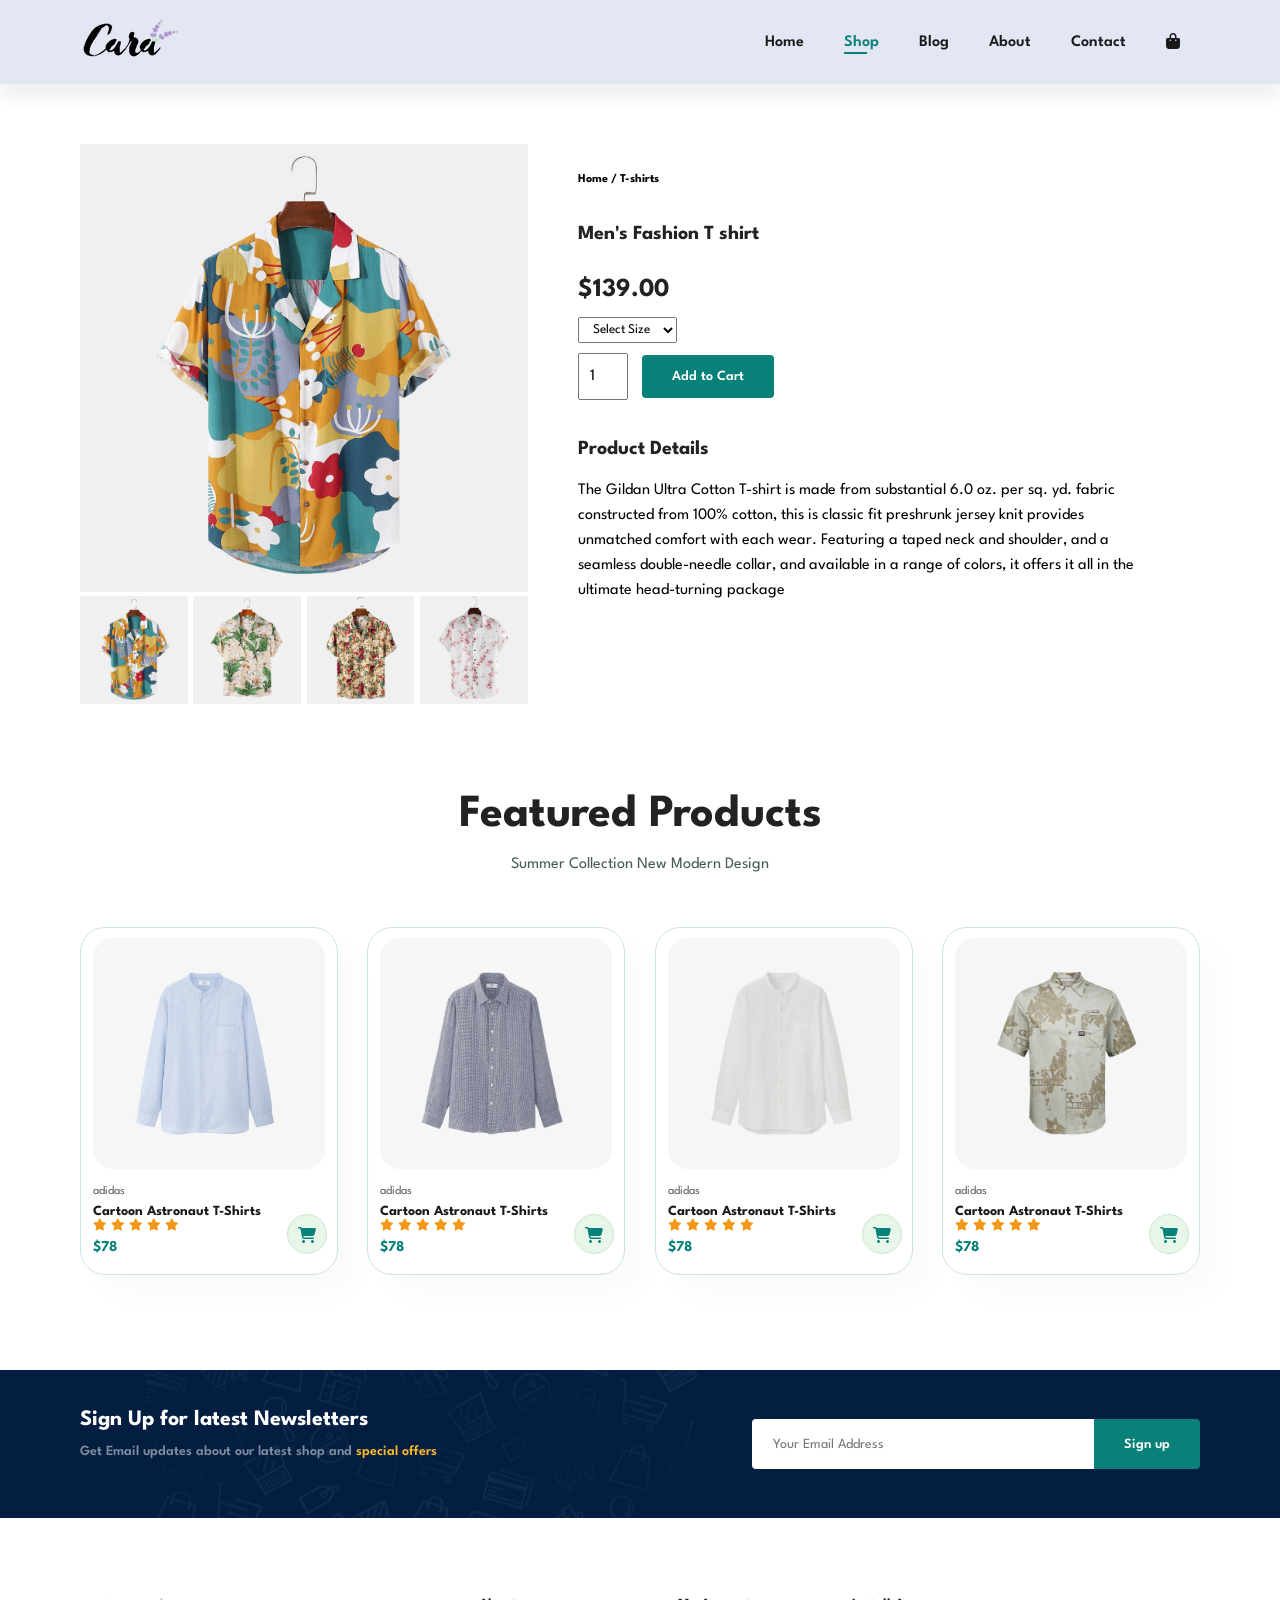
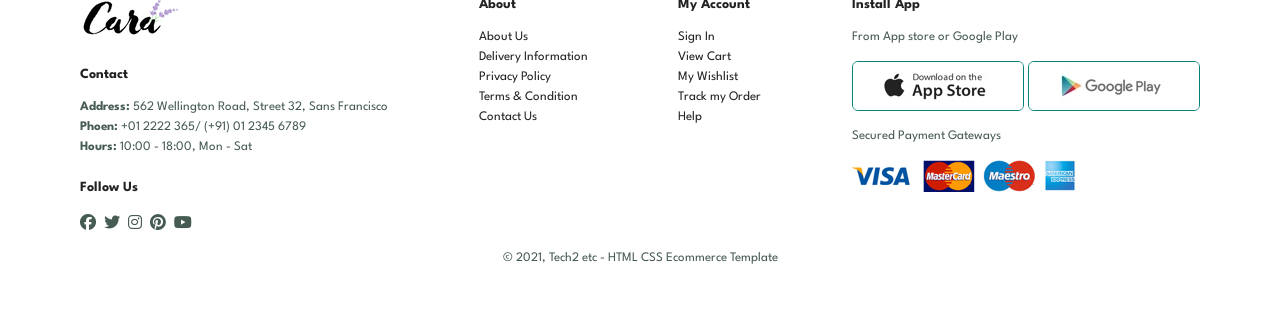
<file: sproduct.html>
<!DOCTYPE html>
<html lang="en">
<head>
    <meta charset="UTF-8">
    <meta name="viewport" content="width=device-width, initial-scale=1.0">
    <link rel="stylesheet" href="style.css">
    <link href="https://cdnjs.cloudflare.com/ajax/libs/font-awesome/6.7.2/css/all.min.css" rel="stylesheet">
    <title>Sproduct</title>
</head>
<body>
    <section id="header">
        <a href="#"><img src="img/logo.png" alt=""></a>

        <div>
            <ul id="navbar">
                <li><a href="index.html">Home</a></li>
                <li><a class="active" href="shop.html">Shop</a></li>
                <li><a href="blog.html">Blog</a></li>
                <li><a href="about.html">About</a></li>
                <li><a href="contact.html">Contact</a></li>
                <li id="lg-bag"><a href="cart.html"><i class="fa-solid fa-shopping-bag"></i></a></li>
                <a href="#" id="close"><i class="fas fa-times"></i></a>
            </ul>
        </div>

        <div id="mobile">
            <a href="cart.html"><i class="fa-solid fa-shopping-bag"></i></a>
            <i id="bar" class="fas fa-outdent"></i>
        </div>
    </section>

    <section id="prodetails" class="section-p1">
        <div class="single-pro-image">
            <img src="img/products/f1.jpg" alt="" id="mainImg" width="100%">
            <div class="small-img-group">
                <div class="small-img-col">
                    <img src="img/products/f1.jpg" alt="" width="100%" class="small-img"> 
                </div>
                <div class="small-img-col">
                    <img src="img/products/f2.jpg" alt="" width="100%" class="small-img"> 
                </div>
                <div class="small-img-col">
                    <img src="img/products/f3.jpg" alt="" width="100%" class="small-img"> 
                </div>
                <div class="small-img-col">
                    <img src="img/products/f4.jpg" alt="" width="100%" class="small-img"> 
                </div>
            </div>
        </div>

        <div class="single-pro-details">
            <h6>Home / T-shirts</h6>
            <h4>Men's Fashion T shirt</h4>
            <h2>$139.00</h2>
            <select>
                <option>Select Size</option>
                <option>XL</option>
                <option>XXL</option>
                <option>Small</option>
                <option>Large</option>
                <option>Medium</option>
            </select>
            <input type="number" value="1">
            <button class="normal">Add to Cart</button>
            <h4>Product Details</h4>
            <span>The Gildan Ultra Cotton T-shirt is made from substantial 6.0 oz. per sq. yd. fabric constructed from 100% cotton, this is classic fit preshrunk jersey knit provides unmatched comfort with each wear. Featuring a taped neck and shoulder, and a seamless double-needle collar, and available in a range of colors, it offers it all in the ultimate head-turning package</span>
        </div>
    </section>

    <section id="product1" class="section-p1">
        <h2>Featured Products</h2>
        <p>Summer Collection New Modern Design</p>
        <div class="pro-container">
            <div class="pro">
                <img src="img/products/n1.jpg" alt="">
                <div class="des">
                    <span>adidas</span>
                    <h5>Cartoon Astronaut T-Shirts</h5>
                    <div class="star">
                        <i class="fas fa-star"></i>
                        <i class="fas fa-star"></i>
                        <i class="fas fa-star"></i>
                        <i class="fas fa-star"></i>
                        <i class="fas fa-star"></i>
                    </div>
                    <h4>$78</h4>
                </div>
                <a href="#"><i class="fas fa-shopping-cart cart"></i></a>
            </div>
            <div class="pro">
                <img src="img/products/n2.jpg" alt="">
                <div class="des">
                    <span>adidas</span>
                    <h5>Cartoon Astronaut T-Shirts</h5>
                    <div class="star">
                        <i class="fas fa-star"></i>
                        <i class="fas fa-star"></i>
                        <i class="fas fa-star"></i>
                        <i class="fas fa-star"></i>
                        <i class="fas fa-star"></i>
                    </div>
                    <h4>$78</h4>
                </div>
                <a href="#"><i class="fas fa-shopping-cart cart"></i></a>
            </div>
            <div class="pro">
                <img src="img/products/n3.jpg" alt="">
                <div class="des">
                    <span>adidas</span>
                    <h5>Cartoon Astronaut T-Shirts</h5>
                    <div class="star">
                        <i class="fas fa-star"></i>
                        <i class="fas fa-star"></i>
                        <i class="fas fa-star"></i>
                        <i class="fas fa-star"></i>
                        <i class="fas fa-star"></i>
                    </div>
                    <h4>$78</h4>
                </div>
                <a href="#"><i class="fas fa-shopping-cart cart"></i></a>
            </div>
            <div class="pro">
                <img src="img/products/n4.jpg" alt="">
                <div class="des">
                    <span>adidas</span>
                    <h5>Cartoon Astronaut T-Shirts</h5>
                    <div class="star">
                        <i class="fas fa-star"></i>
                        <i class="fas fa-star"></i>
                        <i class="fas fa-star"></i>
                        <i class="fas fa-star"></i>
                        <i class="fas fa-star"></i>
                    </div>
                    <h4>$78</h4>
                </div>
                <a href="#"><i class="fas fa-shopping-cart cart"></i></a>
            </div>
            
        </div>
    </section>


    <section id="newsletter" class="section-p1 section-m1">
        <div class="newstext">
            <h4>Sign Up for latest Newsletters</h4>
            <p>Get Email updates about our latest shop and <span>special offers</span></p>
        </div>
        <div class="form">
            <input type="text" placeholder="Your Email Address">
            <button class="normal">Sign up</button>
        </div>
    </section>

    <footer class="section-p1">
        <div class="col">
            <img class="logo" src="img/logo.png" alt="">
            <h4>Contact</h4>
            <p><strong>Address: </strong> 562 Wellington Road, Street 32, Sans Francisco</p>
            <p><strong>Phoen: </strong> +01 2222 365/ (+91) 01 2345 6789</p>
            <p><strong>Hours: </strong> 10:00 - 18:00, Mon - Sat</p>
            <div class="follow">
                <h4>Follow Us</h4>
                <div class="icon">
                    <i class="fab fa-facebook"></i>
                    <i class="fab fa-twitter"></i>
                    <i class="fab fa-instagram"></i>
                    <i class="fab fa-pinterest"></i>
                    <i class="fab fa-youtube"></i>
                </div>
            </div>
        </div>

        <div class="col">
            <h4>About</h4>
            <a href="#">About Us</a>
            <a href="#">Delivery Information</a>
            <a href="#">Privacy Policy</a>
            <a href="#">Terms & Condition</a>
            <a href="#">Contact Us</a>
        </div>

        <div class="col">
            <h4>My Account</h4>
            <a href="#">Sign In</a>
            <a href="#">View Cart</a>
            <a href="#">My Wishlist</a>
            <a href="#">Track my Order</a>
            <a href="#">Help</a>
        </div>

        <div class="col install">
            <h4>Install App</h4>
            <p>From App store or Google Play</p>
            <div class="row">
                <img src="img/pay/app.jpg" alt="">
                <img src="img/pay/play.jpg" alt="">
            </div>
            <p>Secured Payment Gateways</p>
            <img src="img/pay/pay.png" alt="">
        </div>

        <div class="copyright">
            <p>&copy; 2021, Tech2 etc - HTML CSS Ecommerce Template</p>
        </div>
    </footer>

    <script>
        var MainImg = document.getElementById("mainImg");
        var smallImg = document.querySelectorAll(".small-img");

        smallImg[0].onclick = function () {
            MainImg.src = smallImg[0].src;
        };
        smallImg[1].onclick = function () {
            MainImg.src = smallImg[1].src;
        };
        smallImg[2].onclick = function () {
            MainImg.src = smallImg[2].src;
        };
        smallImg[3].onclick = function () {
            MainImg.src = smallImg[3].src;
        };
    </script>

    <script src="app.js"></script>
</body>
</html>
</file>
<file: style.css>
@import url("https://fonts.googleapis.com/css2?family=Spartan:wght@100;200;300;400;500;600;700;800;900&display=swap");
* {
  margin: 0;
  padding: 0;
  box-sizing: border-box;
  font-family: "Spartan", sans-serif;
}

html {
  scroll-behavior: smooth;
}

/* Global Styles */

h1 {
  font-size: 50px;
  line-height: 64px;
  color: #222;
}

h2 {
  font-size: 46px;
  line-height: 54px;
  color: #222;
}

h4 {
  font-size: 20px;
  color: #222;
}

h6 {
  font-weight: 700;
  font-size: 12px;
}

p {
  font-size: 16px;
  color: #465b52;
  margin: 15px 0 20px 0;
}

.section-p1 {
  padding: 40px 80px;
}

.section-m1 {
  margin: 40px 0;
}

button.normal {
    font-size: 14px;
    font-weight: 600;
    padding: 15px 30px;
    color: #000;
    background-color: #fff;
    border-radius: 4px;
    cursor: pointer;
    border: none;
    outline: none;
    transition: 0.2s ease;
}

button.white {
    font-size: 13px;
    font-weight: 600;
    padding: 15px 18px;
    color: #fff;
    background-color: transparent;
    cursor: pointer;
    border: 1px solid #fff;
    outline: none;
    transition: 0.2s;
}

body {
  width: 100%;
}

/* Home */

#header {
    display: flex;
    align-items: center;
    justify-content: space-between;
    padding: 20px 80px;
    background-color: #e3e6f3;
    box-shadow: 0 15px 15px rgba(0, 0, 0, 0.06);
    z-index: 999;
    position: sticky;
    left: 0;
    top: 0;
}

#navbar {
    display: flex;
    align-items: center;
    justify-content: center;
}

#navbar li {
    list-style: none;
    position: relative;
    padding: 0 20px;
}

#navbar li a {
    text-decoration: none;
    font-size: 16px;
    font-weight: 600;
    color: #1a1a1a;
    transition: 0.3s ease;
}

#navbar li a:hover, #navbar li a.active {
    color: #088178;
}

#navbar li a.active::after, #navbar li a:hover::after {
    content: '';
    width: 30%;
    height: 2px;
    background-color: #088178;
    position: absolute;
    bottom: -4px;
    left: 20px;
}

#mobile {
    display: none;
    align-items: center;
}

#close {
    display: none;
}

#hero {
    background-image: url(img/hero4.png);
    height: 90vh;
    width: 100%;
    background-size: cover;
    background-position: top 25% right 0;
    padding: 0 80px;
    display: flex;
    flex-direction: column;
    align-items: flex-start;
    justify-content: center;
}

#hero h4 {
    padding-bottom: 15px;
}

#hero h1 {
    color: #088178;
}

#hero button {
    background-image: url(img/button.png);
    background-color: transparent;
    color: #088178;
    border: 0;
    padding: 14px 80px 14px 65px;
    background-repeat: no-repeat;
    cursor: pointer;
    font-weight: 700;
    font-size: 15px;
}

#feature {
    display: flex;
    align-items: center;
    justify-content: space-between;
    flex-wrap: wrap;
}

#feature .fe-box {
    width: 180px;
    text-align: center;
    padding: 25px 15px;
    box-shadow: 20px 20px 34px rgba(0, 0, 0, 0.03);
    border-radius: 1px solid #cce7d0;
    border-radius: 4px;
    margin: 15px 0;
}

#feature .fe-box:hover {
    box-shadow: 10px 10px 54px rgba(70, 62, 221, 0.1);
}

#feature .fe-box img {
    width: 100%;
    margin-bottom: 10px;
}

#feature .fe-box h6 {
    display: inline-block;
    padding: 9px 8px 6px 8px;
    line-height: 1;
    border-radius: 4px;
    color: #088178;
    background-color: #fddde4;
}

#feature .fe-box:nth-child(2) h6 {
    background-color: #cdebbc;
}

#feature .fe-box:nth-child(3) h6 {
    background-color: #d1e8f2;
}

#feature .fe-box:nth-child(4) h6 {
    background-color: #cdd4f8;
}

#feature .fe-box:nth-child(5) h6 {
    background-color: #f6dbf6;
}

#feature .fe-box:nth-child(6) h6 {
    background-color: #fff2e5;
}

#product1 {
    text-align: center;
}

#product1 .pro-container {
    display: flex;
    justify-content: space-between;
    padding-top: 20px;
    flex-wrap: wrap;
}

#product1 .pro {
    width: 23%;
    min-width: 250px;
    padding: 10px 12px;
    border: 1px solid #cce7d0;
    border-radius: 25px;
    cursor: pointer;
    box-shadow: 20px 20px 30px rgba(0, 0, 0, 0.02);
    margin: 15px 0;
    transition: 0.2s ease;
    position: relative;
}

#product1 .pro:hover {
    box-shadow: 20px 20px 30px rgba(0, 0, 0, 0.06);
}

#product1 .pro img {
    width: 100%;
    border-radius: 20px;
}

#product1 .pro .des {
    text-align: start;
    padding: 10px 0;
}

#product1 .pro .des span{
    color: #606063;
    font-size: 12px;
}

#product1 .pro .des h5{
    padding-top: 7px;
    color: #1a1a1a;
    font-size: 14px;
}

#product1 .pro .des i{
    font-size: 12px;
    color: rgb(243, 151,25);
}

#product1 .pro .des h4{
    padding-top: 7px;
    font-size: 15px;
    font-weight: 700;
    color: #088178;
}

#product1 .pro .cart{
    width: 40px;
    height: 40px;
    line-height: 40px;
    border-radius: 50px;
    background-color: #e8f6ea;
    /* font-weight: 500; */
    color: #088178;
    border: 1px solid #cce7d0;
    position: absolute;
    bottom: 20px;
    right: 10px;
} 

#banner {
    display: flex;
    flex-direction: column;
    justify-content: center;
    align-items: center;
    text-align: center;
    background-image: url(img/banner/b2.jpg);
    width: 100%;
    height: 40vh;
    background-size: cover;
    background-position: center;
}

#banner h4 {
    color: #fff;
    font-size: 16px;
}

#banner h2 {
    color: #fff;
    font-size: 30px;
    padding: 10px 0px;
}

#banner h2 span{
    color: #ef3636;
}

#banner button:hover {
    background-color: #088178;
    color: #fff;
}

#sm-banner {
    display: flex;
    justify-content: space-between;
    flex-wrap: wrap;
}

#sm-banner .banner-box {
    display: flex;
    flex-direction: column;
    justify-content: center;
    align-items: flex-start;
    background-image: url(img/banner/b17.jpg);
    min-width: 580px;
    height: 50vh;
    background-size: cover;
    background-position: center;
    padding: 30px;
}

#sm-banner .banner-box2 {
    background-image: url(img/banner/b10.jpg);
}

#sm-banner h4 {
    color: #fff;
    font-size: 20px;
    font-weight: 300;
}

#sm-banner h2 {
    color: #fff;
    font-size: 28px;
    font-weight: 800;
}

#sm-banner span {
    color: #fff;
    font-size: 14px;
    font-weight: 500;
    padding-bottom: 15px;
}

#sm-banner .banner-box:hover button {
    background: #088178;
    border: 1px solid #088178;
}

#banner3 {
    display: flex;
    justify-content: space-between;
    flex-wrap: wrap;
    padding: 0 80px;
}

#banner3  .banner-box {
    display: flex;
    flex-direction: column;
    justify-content: center;
    align-items: flex-start;
    background-image: url(img/banner/b7.jpg);
    min-width: 30%;
    height: 30vh;
    background-size: cover;
    background-position: center;
    padding: 20px;
    margin-bottom: 20px;
}

#banner3 .banner-box2 {
    background-image: url(img/banner/b4.jpg);
}

#banner3 .banner-box3 {
    background-image: url(img/banner/b18.jpg);
}

#banner3 h2 {
    color: #fff;
    font-weight: 900;
    font-size: 22px;
}

#banner3 h3 {
    color: #ec544e;
    font-weight: 800;
    font-size: 15px;
}

#newsletter {
    display: flex;
    justify-content: space-between;
    flex-wrap: wrap;
    align-items: center;
    background-image: url(img/banner/b14.png);
    background-position: 20% 30%;
    background-color: #041e42;
    background-repeat: no-repeat;
}

#newsletter h4 {
    font-size: 22px;
    font-weight: 700;
    color: #fff;
}

#newsletter p {
    font-size: 14px;
    font-weight: 600;
    color: #818ea0;
}

#newsletter p span {
    color: #ffbd27;
}

#newsletter .form {
    display: flex;
    width: 40%;
}

#newsletter input {
    height: 3.135rem;
    padding: 0 1.25rem;
    font-size: 14px;
    width: 100%;
    border: 1px solid transparent;
    border-radius: 4px;
    outline: none;
    border-top-right-radius: 0;
    border-bottom-right-radius: 0;
}

#newsletter button {
    background-color: #088178;
    color: #fff;
    white-space: nowrap;
    border-top-left-radius: 0;
    border-bottom-left-radius: 0;
}

footer {
    display: flex;
    flex-wrap: wrap;
    justify-content: space-between;
}

footer .col {
    display: flex;
    flex-direction: column;
    align-items: flex-start;
    margin-bottom: 20px;
}

footer .logo {
    margin-bottom: 30px;
}

footer h4 {
    font-size: 14px;
    padding-bottom: 20px;
}

footer p {
    font-size: 13px;
    margin: 0px 0px 8px 0px;
}

footer a {
    font-size: 13px;
    text-decoration: none;
    color: #222;
    margin: 0px 0px 8px 0px;
}

footer .follow {
    margin-top: 20px;
}

footer .follow i {
    color: #465b52;
    padding-right: 4px;
    cursor: pointer;
}

footer .install .row img {
    border: 1px solid #088178;
    border-radius: 6px;
}

footer .install img {
    margin: 10px 0 15px 0;
}

footer .follow i:hover,
footer a:hover {
    color: #088178;
}

footer .copyright {
    width: 100%;
    text-align: center;
}

/* Shop page */
#page-header {
    background-image: url(img/banner/b1.jpg);
    width: 100%;
    height: 40vh;
    background-size: cover;
    display: flex;
    justify-content: center;
    align-items: center;
    flex-direction: column;
    padding: 14px;
}

#page-header h2, #page-header p {
    color: #fff;
}

#pagination {
    text-align: center;
}

#pagination a {
    text-decoration: none;
    background-color: #088178;
    padding: 15px 20px;
    border-radius: 4px;
    color: #fff;
    font-weight: 600;
}

#pagination a i {
    font-size: 16px;
    font-weight: 600;
}

/* Single Product */
#prodetails {
    display: flex;
    margin-top: 20px;
}

#prodetails .single-pro-image {
    width: 40%;
    margin-right: 50px;
}

.small-img-group {
    display: flex;
    justify-content: space-between;
}

.small-img-col {
    flex-basis: 24%;
    cursor: pointer;
}

#prodetails .single-pro-details {
    width: 50%;
    padding-top: 30px;
}

#prodetails .single-pro-details h4 {
    padding: 40px 0 20px 0;
}

#prodetails .single-pro-details h2 {
    font-size: 26px;
}

#prodetails .single-pro-details select {
    display: block;
    padding: 5px 10px;
    margin-bottom: 10px;
}

#prodetails .single-pro-details input {
    width: 50px;
    height: 47px;
    padding-left: 10px;
    font-size: 16px;
    margin-right: 10px;
}

#prodetails .single-pro-details input:focus {
    outline: none;
}

#prodetails .single-pro-details button {
    background: #088178;
    color: #fff;
}

#prodetails .single-pro-details span {
    line-height: 25px;
}

/* Blog Page */


#blog {
    padding: 150px 150px 0 150px;
}

#page-header .blog-header {
    background-image: url(img/banner/b19.jpg);
}

#blog .blog-box {
    display: flex;
    align-items: center;
    width: 100%;
    position: relative;
    padding-bottom: 90px;
}

#blog .blog-img {
    width: 50%;
    margin-right: 40px;
}

#blog img {
    width: 100%;
    height: 300px;
    object-fit: cover;
}

#blog .blog-details {
    width: 50%;
}

#blog .blog-details a{
    text-decoration: none;
    font-size: 11px;
    color: #000;
    font-weight: 700;
    position: relative;
    transition: 0.3s;
}

#blog .blog-details a::after{
    content: "";
    width: 50px;
    height: 1px;
    background-color: #000;
    position: absolute;
    top: 4px;
    right: -60px;
    transition: 0.3s;
}

#blog .blog-details a:hover {
    color: #088178;
}

#blog .blog-details a:hover::after {
    background-color: #088178;
}

#blog .blog-box h1 {
    position: absolute;
    top: -40px;
    left: 0;
    font-size: 70px;
    font-weight: 700;
    color: #c9cbce;
    z-index: -9;
}

/* About Page */

#page-header .about-header {
    background-image: url(img/banner/banner.png);
}

#about-head {
    display: flex;
    align-items: center;
}

#about-head img {
    width: 50%;
    height: auto;
}

#about-head div {
    padding-left: 40px;
}

#about-app {
    text-align: center;
}

#about-app .video {
    width: 70%;
    height: 100%;
    margin: 30px auto 0 auto;
}

#about-app .video video {
    width: 100%;
    height: 100%;
    border-radius: 20px;
}

/* Contact Page */
#contact-details {
    display: flex;
    align-items: center;
    justify-content: space-between;
}

#contact-details .details {
    width: 40%;
}

#contact-details .details span,
#form-details form span {
    font-size: 12px;
}

#contact-details .details h2,
#form-details form h2 {
    font-size: 26px;
    line-height: 25px;
    padding: 20px 0;
}

#contact-details .details h3 {
    font-size: 16px;
    padding-bottom: 15px;
}

#contact-details .details li {
    list-style: none;
    display: flex;
    padding: 10px 0;
}

#contact-details .details li i {
    font-size: 14px;
    padding-right: 22px;
}

#contact-details .details li p {
    margin: 0;
    font-size: 14px;
}

#contact-details .map {
    width: 55%;
    height: 400px;
}

#contact-details .map iframe {
    width: 100%;
    height: 100%;
}

#form-details {
    display: flex;
    justify-content: space-between;
    margin: 30px;
    padding: 80px;
	border: 1px solid #e1e1e1;
}

#form-details form {
    width: 65%;
    display: flex;
    flex-direction: column;
    align-items: flex-start;
}

#form-details form input,
#form-details form textarea {
    width: 100%;
    padding: 12px 15px;
    outline: none;
    margin-bottom: 20px;
    border: 1px solid #e1e1e1;
}

#form-details form button {
    background-color: #088178;
    color: #fff;
}

#form-details .people div {
    padding-bottom: 25px;
    display: flex;
    align-items: flex-start;
}

#form-details .people div img {
    width: 65px;
    height: 65px;
    object-fit: cover;
    margin-right: 15px ;
}

#form-details .people div p {
    margin: 0;
    font-size: 13px;
    line-height: 25px;
}

#form-details .people div span {
    display: block;
    font-size: 16px;
    font-weight: 600;
    color: #000;
}

/* Cart Page */
#cart {
	overflow-x: auto;
}

#cart table {
	width: 100%;
	border-collapse: collapse;
	table-layout: fixed;
	white-space: nowrap;
}

#cart table img {
	width: 70px;
}

#cart table td:nth-child(1) {
	width: 100px;
	text-align: center;
}

#cart table td:nth-child(2) {
	width: 150px;
	text-align: center;
}

#cart table td:nth-child(3) {
	width: 250px;
	text-align: center;
}

#cart table td:nth-child(4),
#cart table td:nth-child(5),
#cart table td:nth-child(6) {
	width: 150px;
	text-align: center;
}

#cart table td:nth-child(5) input {
	width: 70px;
	padding: 10px 5px 10px 15px;
}

#cart table thead {
	border: 1px solid #e2e9e1;
	border-left: none;
	border-right: none;
}

#cart table thead td {
	font-weight: 700;
	text-transform: uppercase;
	font-size: 13px;
	padding: 18px 0;
}

#cart table thead tr td {
	padding-top: 15px;
}

#cart table tbody td {
	font-size: 13px;
}

#cart-add {
	display: flex;
	flex-wrap: wrap;
	justify-content: space-between;
}

#coupon {
	width: 50%;
	margin-bottom: 30px;
}

#coupon h3,
#subtotal h3 {
	padding-bottom: 15px;
}

#coupon input {
	padding: 10px 20px;
	outline: none;
	width: 60%;
	margin-right: 10px;
	border: 1px solid #e2e9e1;
}

#coupon button,
#subtotal button {
	background-color: #088178;
	color: #fff;
	padding: 12px 20px;
}

#subtotal {
	width: 50%;
	margin-bottom: 30px;
	border: 1px solid #e2e9e1;
	padding: 30px;
}

#subtotal table {
	border-collapse: collapse;
	width: 100%;
	margin-bottom: 20px;
}

#subtotal table td {
	width: 50%;
	border: 1px solid #e2e9e1;
	padding: 10px;
	font-size: 13px;
}

/* Media Queries */
@media (max-width: 799px) {
    .section-p1 {
        padding: 40px 40px;
    }

    #navbar {
        display: flex;
        flex-direction: column;
        align-items: flex-start;
        justify-content: flex-start;
        position: fixed;
        top: 0;
        right: -300px;
        height: 100vh;
        width: 300px;
        background-color: #e3e6f3;
        box-shadow: 0 40px 60px rgba( 0, 0, 0, 0.1);
        padding: 80px 0 0 10px;
        transition: 0.3s;
    }

    #navbar .active {
        right: 0px !important;
    }

    #navbar li {
        margin-bottom: 25px;
    }
    #mobile {
        display: flex;
        align-items: center;
    }

    #mobile i {
        color: #1a1a1a;
        font-size: 24px;
        padding-left: 20px;
    }

    #close {
        display: initial;
        position: absolute;
        top: 30px;
        left: 30px;
        color: #222;
        font-size: 24px;
    }

    #lg-bag {
        display: none;
    }

    #hero {
        height: 70vh;
        padding: 0 80px;
        background-color: top 30% right 30%;
    }

    #feature {
        justify-content: center;
    }

    #feature {
        margin: 15px 15px;
    }

    #product1 .pro-container {
        justify-content: center;
    }

    #product1 .pro {
        margin: 15px;
    }

    #banner {
        height: 20vh;
    }

    #sm-banner .banner-box {
        min-width: 100%;
        height: 30vh;
    }

    #banner3 {
        padding: 0 40px;
    } 

    #banner3 .banner-box  {
        width: 28%;
    }

    #newsletter .form {
        width: 70%;
    }

    /* Contact Page */
    #form-details {
        padding: 40px;
    }
    
    #form-details form {
        width: 50%;
    }    
}

@media (max-width: 477px) {
    .section-p1 {
        padding: 20px;
    }

    #header {
        padding: 10px 30px;
    }

    h1 {
        font-size: 38px;
    }

    h2 {
        font-size: 32px;
    }

    #hero {
        padding: 0 20px;
        background-position: 55%;
    }

    #feature {
        justify-content: space-between;
    }

    #feature .fe-box {
        width: 152.5px;
        margin: 0 0 15px 0;
    }

    #product .pro {
        width: 100%;
    }

    #banner {
        height: 40vh;
    }

    #sm-banner .banner-box {
        height: 40vh;
    }

    #sm-banner .banner-box2 {
        margin-top: 20px;
    }

    #banner3 {
        padding: 0 20px;
    }

    #banner3 .banner-box {
        width: 100%;
    }

    #newsletter {
        padding: 40px 20px;
    }

    #newsletter .form {
        width: 100%;
    }

    footer .copyright {
        text-align: start;
    }

    /* Single Product */
    #prodetails {
        display: flex;
        flex-direction: column;
    }

    #prodetails .single-pro-image {
        width: 100%;
        margin-right: 0px;
    }

    #prodetails .single-pro-details {
        width: 100%;
    }

    /* Blog Page */

    #blog {
        padding: 100px 20px 0 20px;
    }

    #blog .blog-box {
        display: flex;
        flex-direction: column;
        align-items: flex-start;
    }

    #blog .blog-img {
        width: 100%;
        margin-right: 0px;
        margin-bottom: 30px;
    }

    #blog .blog-details {
        width: 100%;
    }

    /* About Page */
    #about-head {
        flex-direction: column;
    }

    #about-head img {
        width: 100%;
        margin-bottom: 20px;
    }

    #about-head div {
        padding-left: 0px;
    }

    #about-app .video {
        width: 100%;
    }

    /* Contact Page */
    #contact-details {
        flex-direction: column;
    }
    
    #contact-details .details {
        width: 100%;
        margin-bottom: 30px;
    }
    
    #contact-details .map {
        width: 55%;
    }
    
    #form-details {
        margin: 10px;
        padding: 30px 10px;
        flex-wrap: wrap;
    }
    
    #form-details form {
        width: 100%;
        margin-bottom: 30px;
    }    

    /* Cart */
    #cart-add {
	    flex-direction: column;
    }

    #coupon {
    	width: 100%;
	    margin-bottom: 30px;
    }

    #subtotal {
	    width: 100%;
	    padding: 20px;
    }
}
</file>
